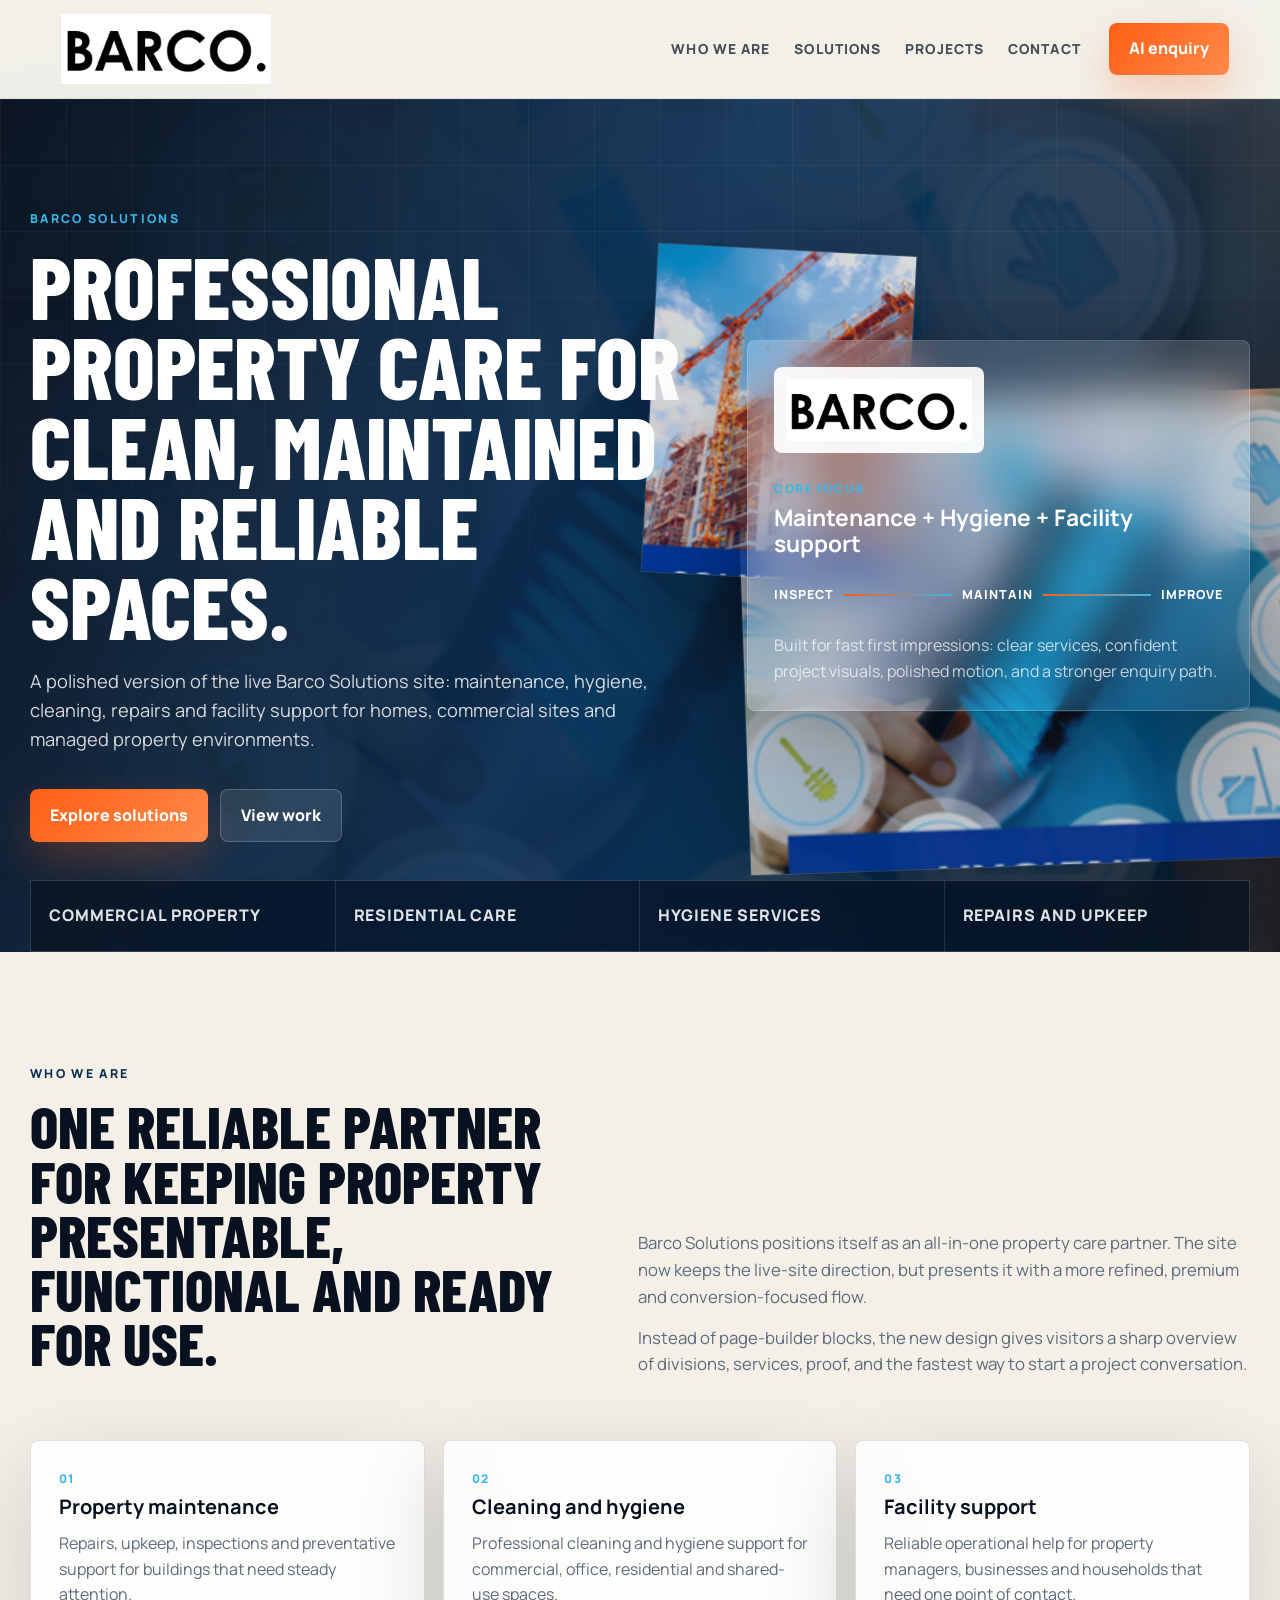
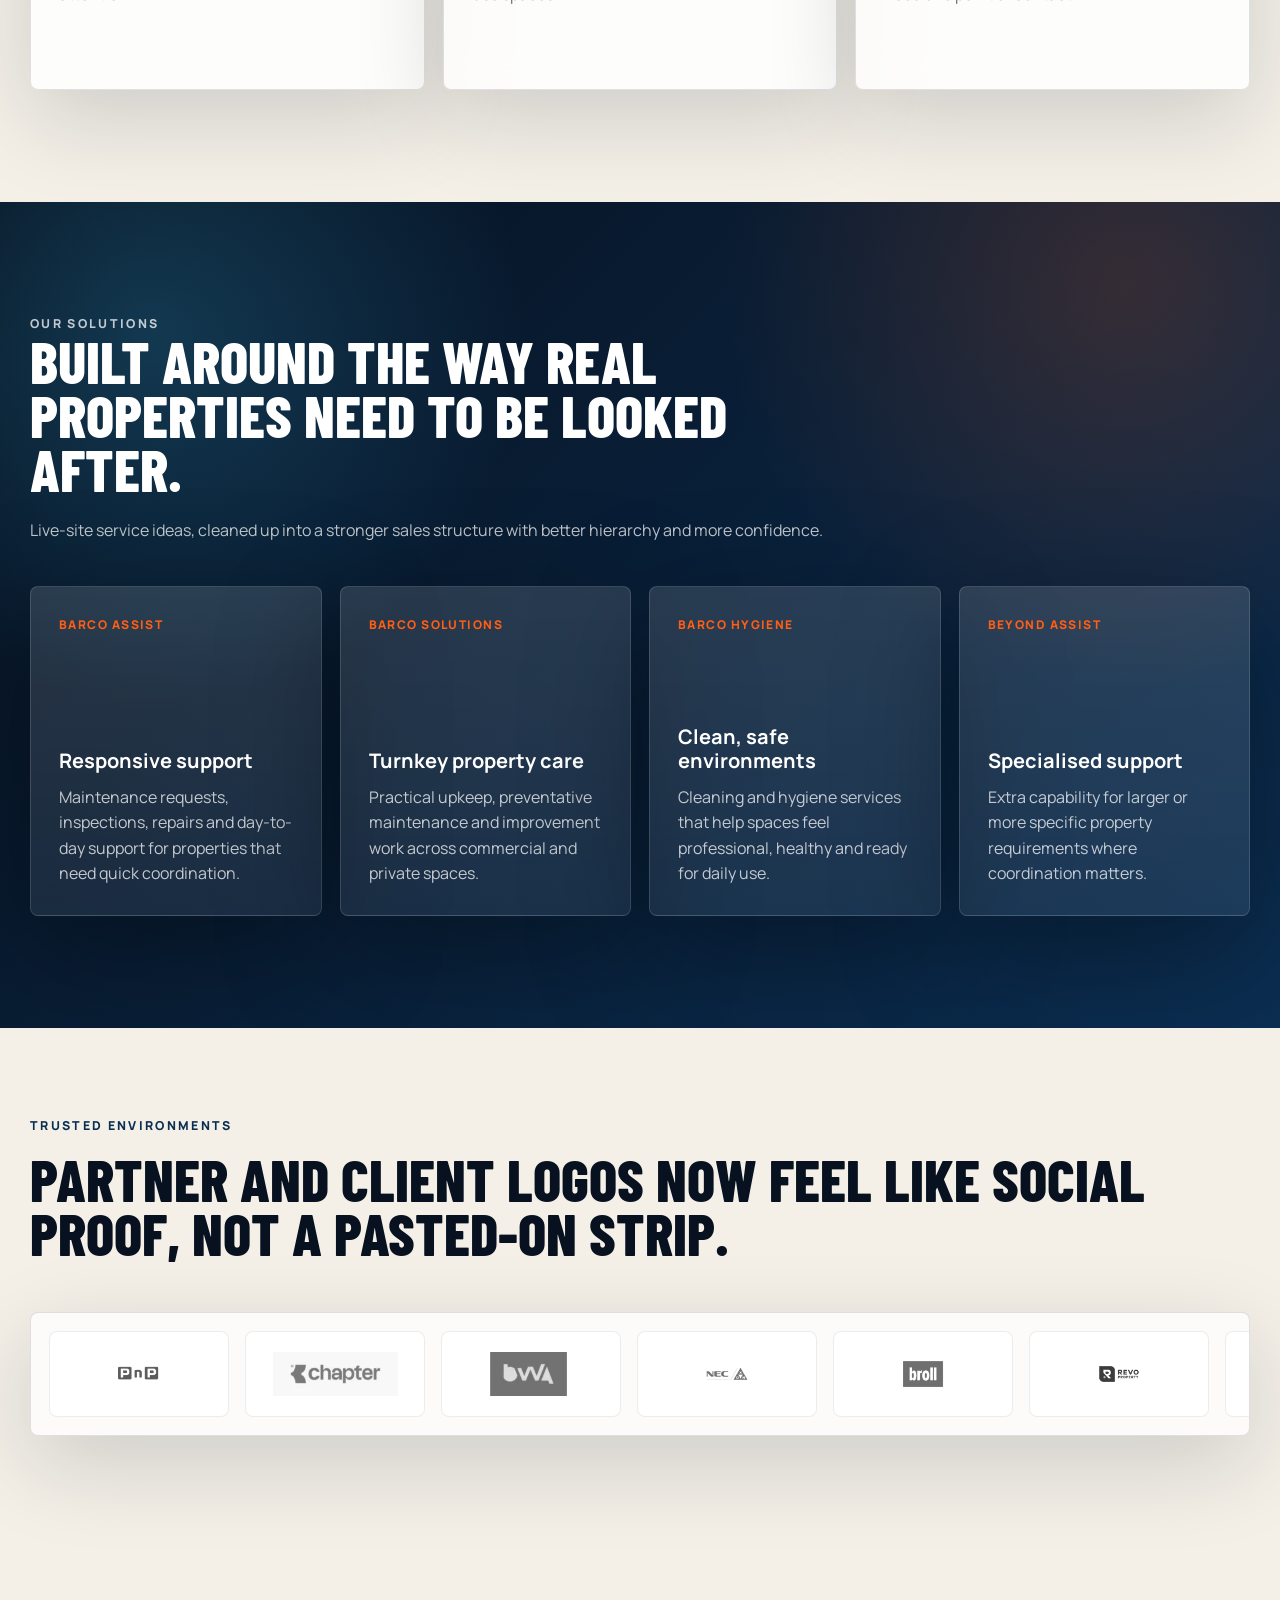
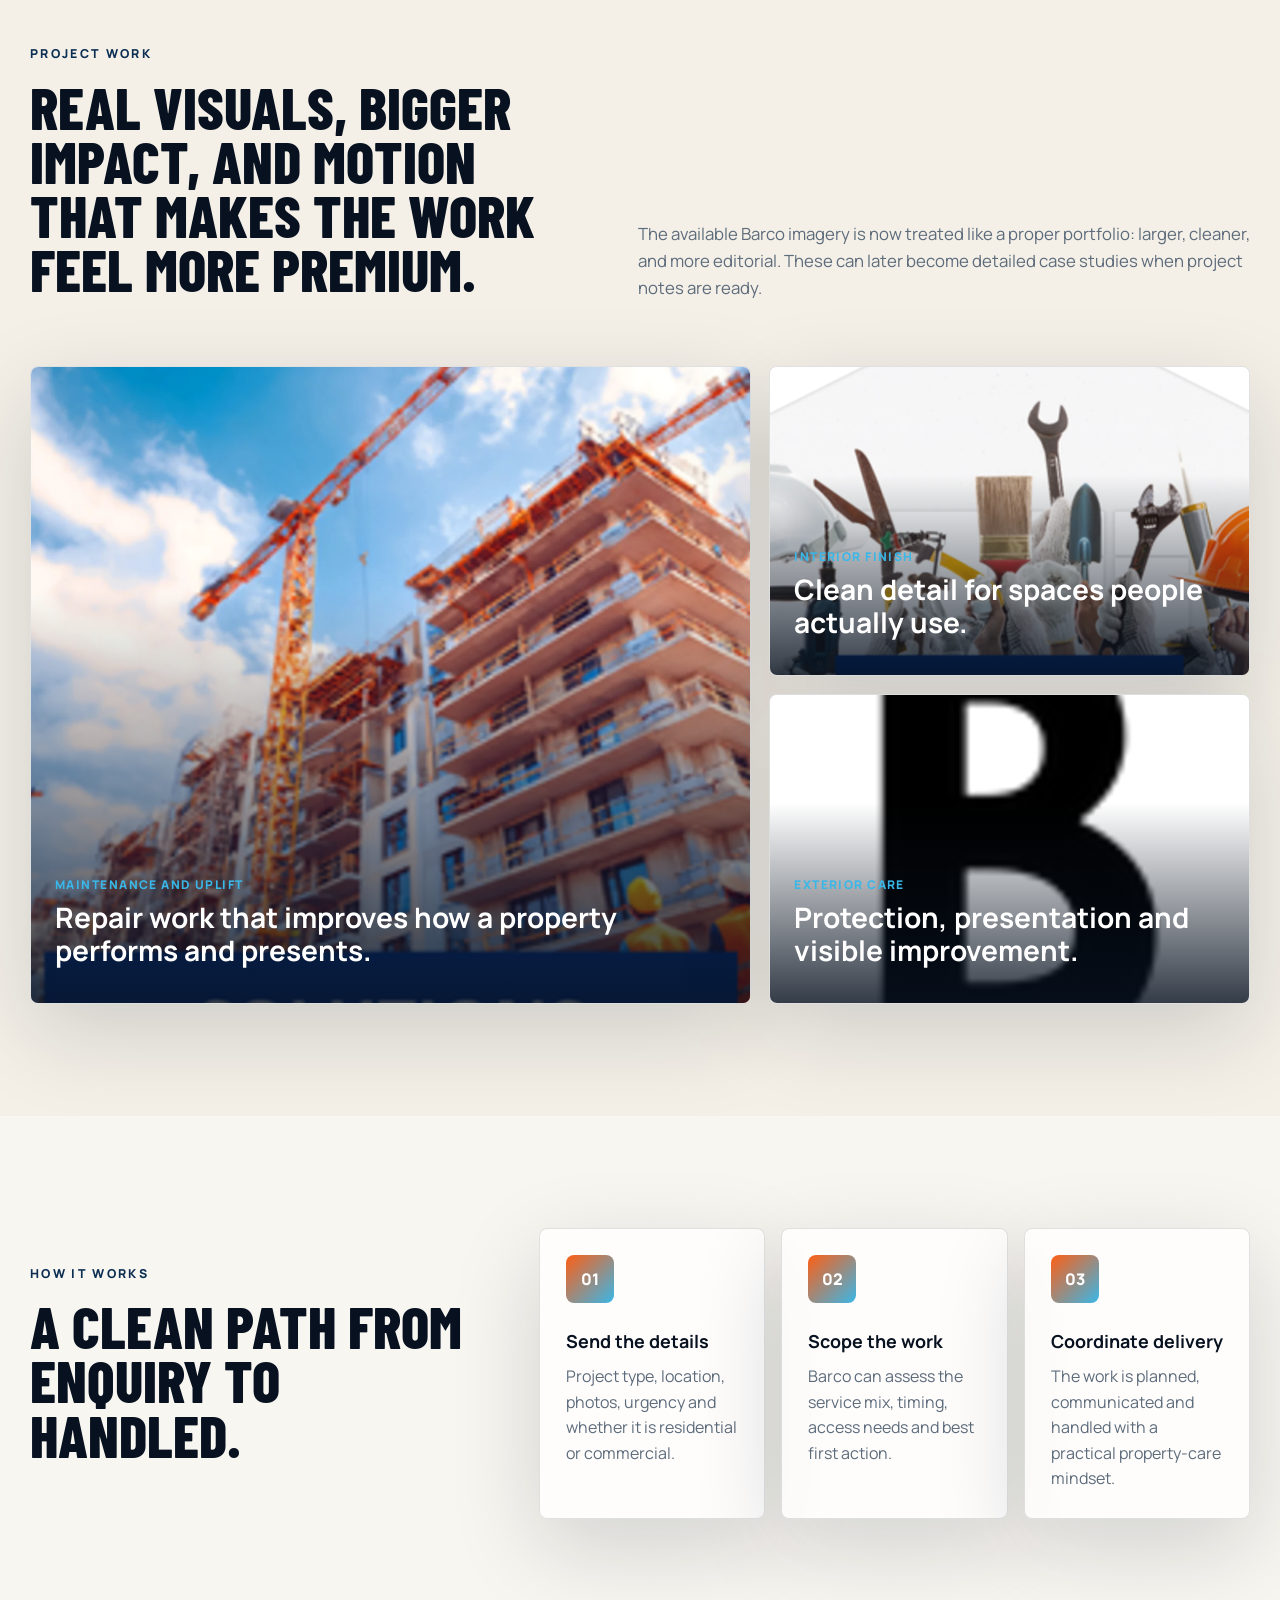
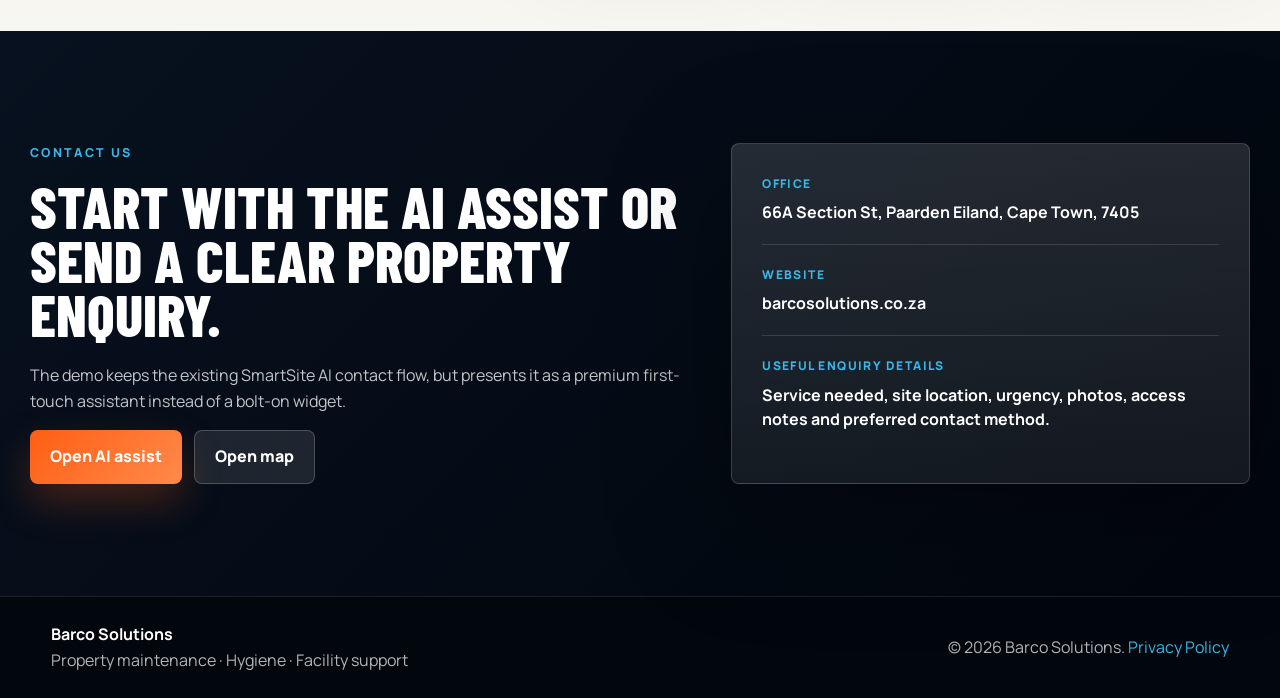
<file: index.html>
<!DOCTYPE html>
<html lang="en">
<head>
  <meta charset="UTF-8">
  <meta name="viewport" content="width=device-width, initial-scale=1.0">
  <title>Barco Solutions | Property maintenance, hygiene and facility support</title>
  <meta name="description" content="Barco Solutions delivers professional property maintenance, hygiene, cleaning, repairs and facility support for commercial, residential and managed property environments.">
  <meta name="theme-color" content="#07111f">
  <link rel="preconnect" href="https://fonts.googleapis.com">
  <link rel="preconnect" href="https://fonts.gstatic.com" crossorigin>
  <link href="https://fonts.googleapis.com/css2?family=Barlow+Condensed:wght@600;700;800&family=Manrope:wght@400;500;600;700;800&display=swap" rel="stylesheet">
  <link rel="stylesheet" href="styles.css">
</head>
<body>
  <div class="background-template" aria-hidden="true">
    <span class="mesh mesh-one"></span>
    <span class="mesh mesh-two"></span>
    <span class="mesh mesh-three"></span>
    <span class="blueprint-grid"></span>
  </div>

  <header class="site-head" data-elevate>
    <a class="brand" href="#top" aria-label="Barco Solutions home">
      <img src="assets/project-images/barco-logo-local.webp" alt="Barco Solutions">
    </a>
    <nav class="main-nav" aria-label="Primary navigation">
      <a href="#who">Who we are</a>
      <a href="#solutions">Solutions</a>
      <a href="#projects">Projects</a>
      <a href="#contact">Contact</a>
    </nav>
    <a class="nav-cta" href="javascript:void(0)" onclick="window.openSmartSiteBot && window.openSmartSiteBot()">AI enquiry</a>
  </header>

  <main id="top">
    <section class="hero" aria-labelledby="hero-title">
      <div class="hero-image-stack" aria-hidden="true">
        <figure class="hero-photo hero-photo-main">
          <img src="assets/project-images/live-commercial-outcome-polished.webp" alt="">
        </figure>
        <figure class="hero-photo hero-photo-float">
          <img src="assets/project-images/live-renovation-work-polished.webp" alt="">
        </figure>
      </div>

      <div class="hero-inner">
        <div class="hero-copy reveal">
          <p class="eyebrow">Barco Solutions</p>
          <h1 id="hero-title">Professional property care for clean, maintained and reliable spaces.</h1>
          <p class="lead">A polished version of the live Barco Solutions site: maintenance, hygiene, cleaning, repairs and facility support for homes, commercial sites and managed property environments.</p>
          <div class="hero-actions">
            <a class="btn primary" href="#solutions">Explore solutions</a>
            <a class="btn secondary" href="#projects">View work</a>
          </div>
        </div>

        <aside class="hero-panel reveal delay-1" aria-label="Barco service summary">
          <div class="panel-logo">
            <img src="assets/project-images/barco-logo-local.webp" alt="Barco Solutions">
          </div>
          <div class="panel-stat">
            <span>Core focus</span>
            <strong>Maintenance + Hygiene + Facility support</strong>
          </div>
          <div class="panel-flow">
            <span>Inspect</span>
            <i></i>
            <span>Maintain</span>
            <i></i>
            <span>Improve</span>
          </div>
          <p>Built for fast first impressions: clear services, confident project visuals, polished motion, and a stronger enquiry path.</p>
        </aside>
      </div>

      <div class="hero-strip reveal delay-2" aria-label="Key service areas">
        <span>Commercial property</span>
        <span>Residential care</span>
        <span>Hygiene services</span>
        <span>Repairs and upkeep</span>
      </div>
    </section>

    <section id="who" class="section section-intro">
      <div class="section-shell split">
        <div class="reveal">
          <p class="eyebrow dark">Who we are</p>
          <h2>One reliable partner for keeping property presentable, functional and ready for use.</h2>
        </div>
        <div class="intro-copy reveal delay-1">
          <p>Barco Solutions positions itself as an all-in-one property care partner. The site now keeps the live-site direction, but presents it with a more refined, premium and conversion-focused flow.</p>
          <p>Instead of page-builder blocks, the new design gives visitors a sharp overview of divisions, services, proof, and the fastest way to start a project conversation.</p>
        </div>
      </div>

      <div class="section-shell proof-grid">
        <article class="proof-card reveal">
          <span>01</span>
          <h3>Property maintenance</h3>
          <p>Repairs, upkeep, inspections and preventative support for buildings that need steady attention.</p>
        </article>
        <article class="proof-card reveal delay-1">
          <span>02</span>
          <h3>Cleaning and hygiene</h3>
          <p>Professional cleaning and hygiene support for commercial, office, residential and shared-use spaces.</p>
        </article>
        <article class="proof-card reveal delay-2">
          <span>03</span>
          <h3>Facility support</h3>
          <p>Reliable operational help for property managers, businesses and households that need one point of contact.</p>
        </article>
      </div>
    </section>

    <section id="solutions" class="section dark-band">
      <div class="section-shell">
        <div class="section-heading reveal">
          <p class="eyebrow">Our solutions</p>
          <h2>Built around the way real properties need to be looked after.</h2>
          <p>Live-site service ideas, cleaned up into a stronger sales structure with better hierarchy and more confidence.</p>
        </div>

        <div class="solutions-grid">
          <article class="solution-card reveal">
            <small>Barco Assist</small>
            <h3>Responsive support</h3>
            <p>Maintenance requests, inspections, repairs and day-to-day support for properties that need quick coordination.</p>
          </article>
          <article class="solution-card reveal delay-1">
            <small>Barco Solutions</small>
            <h3>Turnkey property care</h3>
            <p>Practical upkeep, preventative maintenance and improvement work across commercial and private spaces.</p>
          </article>
          <article class="solution-card reveal delay-2">
            <small>Barco Hygiene</small>
            <h3>Clean, safe environments</h3>
            <p>Cleaning and hygiene services that help spaces feel professional, healthy and ready for daily use.</p>
          </article>
          <article class="solution-card reveal">
            <small>Beyond Assist</small>
            <h3>Specialised support</h3>
            <p>Extra capability for larger or more specific property requirements where coordination matters.</p>
          </article>
        </div>
      </div>
    </section>

    <section class="section clients-band">
      <div class="section-shell clients-layout">
        <div class="reveal">
          <p class="eyebrow dark">Trusted environments</p>
          <h2>Partner and client logos now feel like social proof, not a pasted-on strip.</h2>
        </div>
        <div class="logo-marquee reveal delay-1" aria-label="Client logo showcase">
          <div class="logo-track">
            <div class="logo-item"><img src="assets/client-logos/logo-01.webp" alt="Client logo"></div>
            <div class="logo-item"><img src="assets/client-logos/logo-02.webp" alt="Client logo"></div>
            <div class="logo-item"><img src="assets/client-logos/logo-03.webp" alt="Client logo"></div>
            <div class="logo-item"><img src="assets/client-logos/logo-04.webp" alt="Client logo"></div>
            <div class="logo-item"><img src="assets/client-logos/logo-05.webp" alt="Client logo"></div>
            <div class="logo-item"><img src="assets/client-logos/logo-06.webp" alt="Client logo"></div>
            <div class="logo-item"><img src="assets/client-logos/logo-07.webp" alt="Client logo"></div>
            <div class="logo-item"><img src="assets/client-logos/logo-08.webp" alt="Client logo"></div>
            <div class="logo-item"><img src="assets/client-logos/logo-09.webp" alt="Client logo"></div>
            <div class="logo-item"><img src="assets/client-logos/logo-10.webp" alt="Client logo"></div>
            <div class="logo-item"><img src="assets/client-logos/logo-11.webp" alt="Client logo"></div>
            <div class="logo-item"><img src="assets/client-logos/logo-12.webp" alt="Client logo"></div>
            <div class="logo-item"><img src="assets/client-logos/logo-13.webp" alt="Client logo"></div>
            <div class="logo-item"><img src="assets/client-logos/logo-01.webp" alt="Client logo"></div>
            <div class="logo-item"><img src="assets/client-logos/logo-02.webp" alt="Client logo"></div>
            <div class="logo-item"><img src="assets/client-logos/logo-03.webp" alt="Client logo"></div>
            <div class="logo-item"><img src="assets/client-logos/logo-04.webp" alt="Client logo"></div>
            <div class="logo-item"><img src="assets/client-logos/logo-05.webp" alt="Client logo"></div>
            <div class="logo-item"><img src="assets/client-logos/logo-06.webp" alt="Client logo"></div>
            <div class="logo-item"><img src="assets/client-logos/logo-07.webp" alt="Client logo"></div>
            <div class="logo-item"><img src="assets/client-logos/logo-08.webp" alt="Client logo"></div>
            <div class="logo-item"><img src="assets/client-logos/logo-09.webp" alt="Client logo"></div>
            <div class="logo-item"><img src="assets/client-logos/logo-10.webp" alt="Client logo"></div>
            <div class="logo-item"><img src="assets/client-logos/logo-11.webp" alt="Client logo"></div>
            <div class="logo-item"><img src="assets/client-logos/logo-12.webp" alt="Client logo"></div>
            <div class="logo-item"><img src="assets/client-logos/logo-13.webp" alt="Client logo"></div>
          </div>
        </div>
      </div>
    </section>

    <section id="projects" class="section project-section">
      <div class="section-shell split">
        <div class="reveal">
          <p class="eyebrow dark">Project work</p>
          <h2>Real visuals, bigger impact, and motion that makes the work feel more premium.</h2>
        </div>
        <p class="intro-copy reveal delay-1">The available Barco imagery is now treated like a proper portfolio: larger, cleaner, and more editorial. These can later become detailed case studies when project notes are ready.</p>
      </div>

      <div class="section-shell feature-gallery">
        <article class="feature-card large reveal">
          <img src="assets/project-images/live-renovation-work-polished.webp" alt="Renovation and property improvement work">
          <div>
            <span>Maintenance and uplift</span>
            <h3>Repair work that improves how a property performs and presents.</h3>
          </div>
        </article>
        <article class="feature-card reveal delay-1">
          <img src="assets/project-images/live-interior-finish-polished.webp" alt="Interior finish work">
          <div>
            <span>Interior finish</span>
            <h3>Clean detail for spaces people actually use.</h3>
          </div>
        </article>
        <article class="feature-card reveal delay-2">
          <img src="assets/project-images/live-exterior-uplift-polished.webp" alt="Exterior property uplift">
          <div>
            <span>Exterior care</span>
            <h3>Protection, presentation and visible improvement.</h3>
          </div>
        </article>
      </div>
    </section>

    <section class="section process-section">
      <div class="section-shell process-layout">
        <div class="reveal">
          <p class="eyebrow dark">How it works</p>
          <h2>A clean path from enquiry to handled.</h2>
        </div>
        <div class="process-steps">
          <article class="step reveal"><span>01</span><strong>Send the details</strong><p>Project type, location, photos, urgency and whether it is residential or commercial.</p></article>
          <article class="step reveal delay-1"><span>02</span><strong>Scope the work</strong><p>Barco can assess the service mix, timing, access needs and best first action.</p></article>
          <article class="step reveal delay-2"><span>03</span><strong>Coordinate delivery</strong><p>The work is planned, communicated and handled with a practical property-care mindset.</p></article>
        </div>
      </div>
    </section>

    <section id="contact" class="section contact-section">
      <div class="section-shell contact-layout">
        <div class="contact-copy reveal">
          <p class="eyebrow">Contact us</p>
          <h2>Start with the AI assist or send a clear property enquiry.</h2>
          <p>The demo keeps the existing SmartSite AI contact flow, but presents it as a premium first-touch assistant instead of a bolt-on widget.</p>
          <div class="hero-actions">
            <a class="btn primary" href="javascript:void(0)" onclick="window.openSmartSiteBot && window.openSmartSiteBot()">Open AI assist</a>
            <a class="btn secondary" href="https://maps.google.com/?q=66A+Section+St,+Paarden+Eiland,+Cape+Town,+7405" target="_blank" rel="noreferrer">Open map</a>
          </div>
        </div>

        <div class="contact-card reveal delay-1">
          <div class="contact-line">
            <span>Office</span>
            <strong>66A Section St, Paarden Eiland, Cape Town, 7405</strong>
          </div>
          <div class="contact-line">
            <span>Website</span>
            <strong>barcosolutions.co.za</strong>
          </div>
          <div class="contact-line">
            <span>Useful enquiry details</span>
            <strong>Service needed, site location, urgency, photos, access notes and preferred contact method.</strong>
          </div>
        </div>
      </div>
    </section>
  </main>

  <footer class="site-footer">
    <div>
      <strong>Barco Solutions</strong>
      <span>Property maintenance &middot; Hygiene &middot; Facility support</span>
    </div>
    <p>&copy; 2026 Barco Solutions. <a href="privacy.html">Privacy Policy</a></p>
  </footer>

  <script src="bot-config.js"></script>
  <script>
    window.SmartSiteBotConfig = Object.assign({}, window.SmartSiteBotConfig || {}, {
      subtitle: 'Maintenance, hygiene and facility enquiries',
      botSubtitle: 'Property care site assistant',
      genericMessage: 'Hi Barco Solutions, I need help with a property maintenance, hygiene or facility support enquiry.',
      quickReplies: [
        'I need a quote',
        'Maintenance services',
        'Cleaning and hygiene',
        'Commercial property',
        'Residential property',
        'Contact the team'
      ],
      sitePages: [
        { label: 'Who we are', href: 'index.html#who' },
        { label: 'Solutions', href: 'index.html#solutions' },
        { label: 'Projects', href: 'index.html#projects' },
        { label: 'Contact', href: 'index.html#contact' }
      ]
    });
  </script>
  <script src="bot-widget.js"></script>
  <script src="site.js"></script>
</body>
</html>
</file>
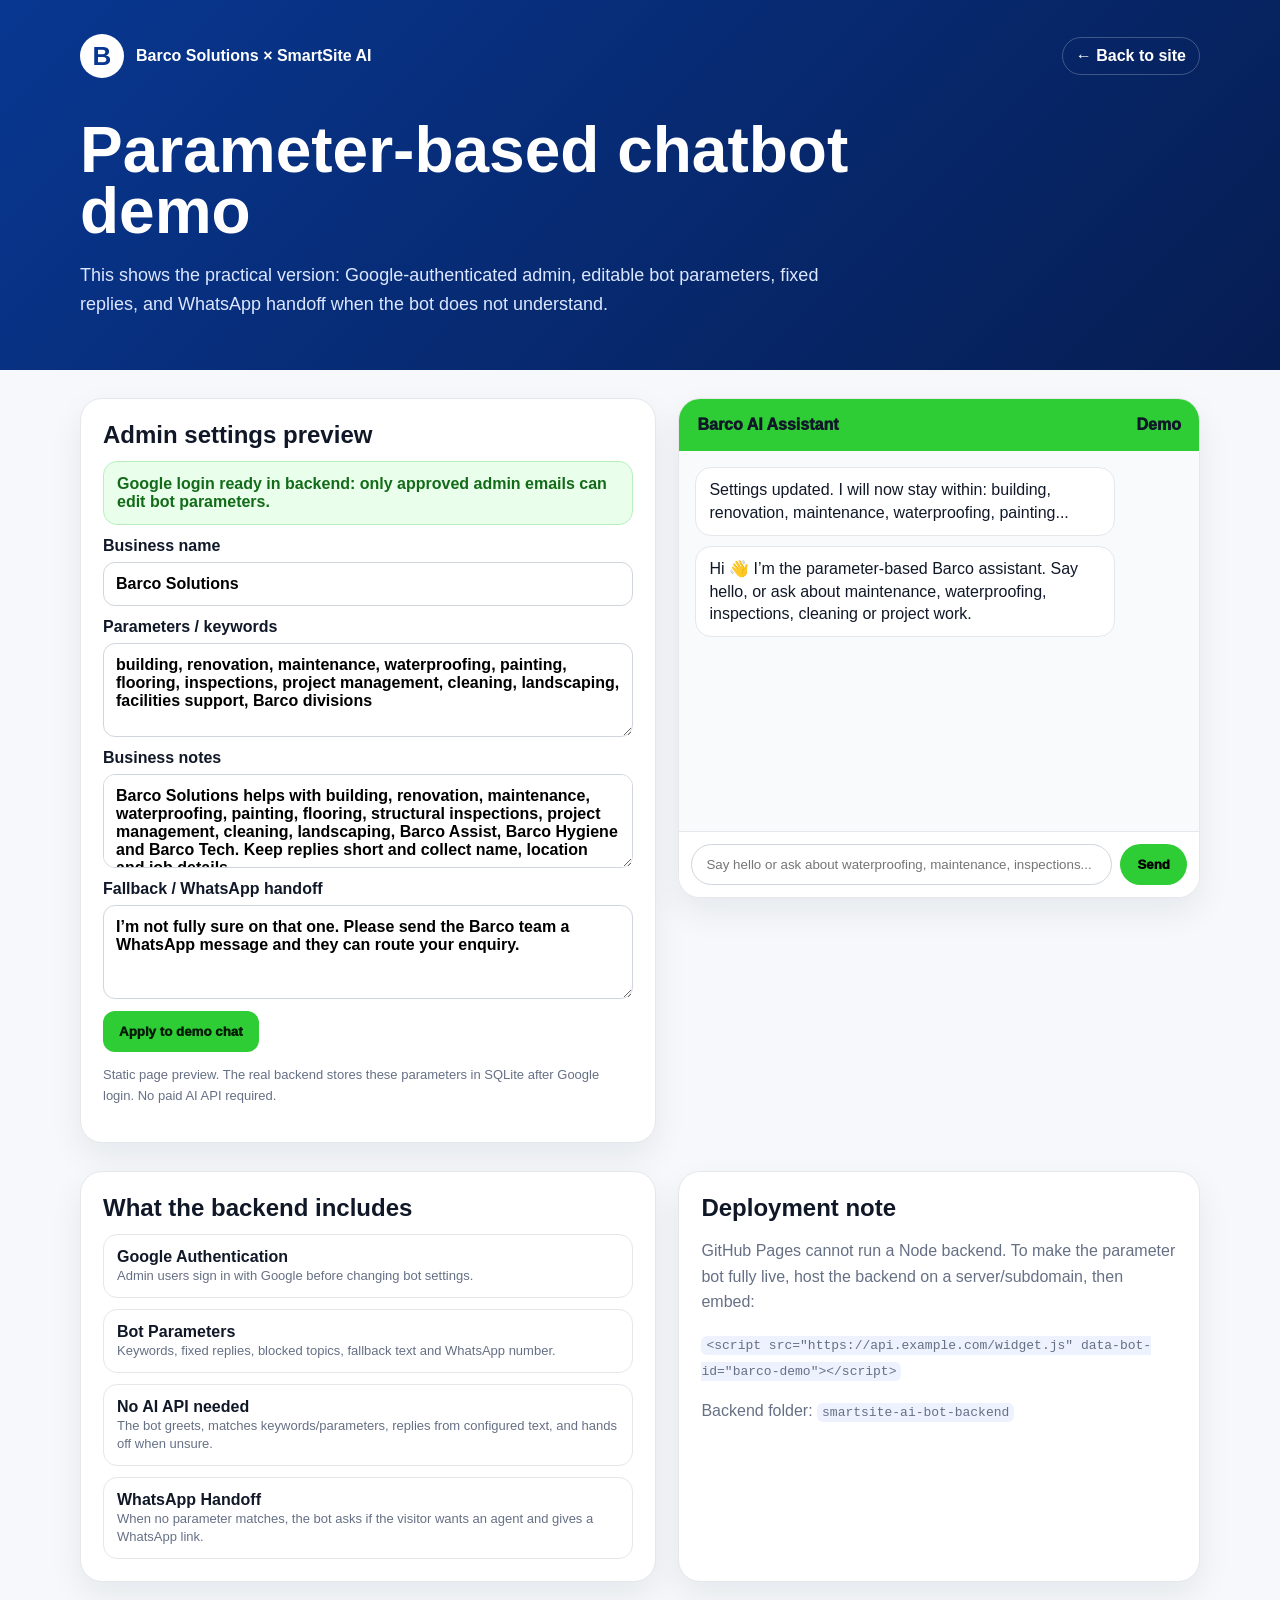
<file: backend-ai.html>
<!doctype html>
<html lang="en">
<head>
  <meta charset="utf-8" />
  <meta name="viewport" content="width=device-width, initial-scale=1" />
  <title>Barco AI Backend Demo | SmartSite SA</title>
  <style>
    :root{--green:#2ecc35;--blue:#083791;--dark:#101828;--muted:#667085;--line:#e5e7eb;--bg:#f6f8fb}*{box-sizing:border-box}body{margin:0;font-family:Inter,Arial,sans-serif;background:var(--bg);color:var(--dark)}header{background:linear-gradient(135deg,var(--blue),#061d52);color:#fff;padding:34px 20px}.wrap{max-width:1120px;margin:0 auto}.top{display:flex;justify-content:space-between;gap:18px;align-items:center}.brand{display:flex;gap:12px;align-items:center;font-weight:900}.logo{width:44px;height:44px;border-radius:50%;background:#fff;color:var(--blue);display:grid;place-items:center;font-size:26px}.pill{border:1px solid #ffffff3a;border-radius:999px;padding:9px 13px;color:#fff;text-decoration:none;font-weight:800}h1{font-size:clamp(34px,5vw,64px);line-height:.96;margin:42px 0 12px;max-width:860px}p{color:var(--muted);line-height:1.6}.hero p{color:#dce7ff;max-width:760px;font-size:18px}.grid{display:grid;grid-template-columns:1.05fr .95fr;gap:22px;margin:28px auto}.card{background:#fff;border:1px solid var(--line);border-radius:22px;padding:22px;box-shadow:0 14px 34px #10182812}.card h2{margin:0 0 12px}.status{display:flex;gap:10px;align-items:center;background:#fff8df;border:1px solid #ecd878;border-radius:14px;padding:13px;color:#5c4b00;font-weight:700}.ok{background:#eaffeb;border-color:#b9efbd;color:#126b18}.admin label{display:grid;gap:7px;font-weight:900;margin:12px 0}.admin input,.admin textarea{width:100%;border:1px solid #d0d5dd;border-radius:12px;padding:12px;font:inherit}.admin textarea{min-height:94px}.btn{border:0;border-radius:12px;background:var(--green);color:#041b06;font-weight:950;padding:13px 16px;cursor:pointer;text-decoration:none;display:inline-block}.btn.blue{background:var(--blue);color:#fff}.chat{height:500px;display:flex;flex-direction:column;overflow:hidden;padding:0}.chatHead{background:var(--green);padding:17px 18px;font-weight:950;display:flex;justify-content:space-between}.chatBody{padding:16px;display:grid;gap:10px;overflow:auto;align-content:start;flex:1;background:#f8fafc}.msg{max-width:86%;padding:11px 13px;border-radius:16px;background:#fff;border:1px solid var(--line);line-height:1.4}.msg.user{justify-self:end;background:var(--blue);color:#fff}.chatInput{display:flex;gap:8px;border-top:1px solid var(--line);padding:12px;background:#fff}.chatInput input{flex:1;border:1px solid #d0d5dd;border-radius:999px;padding:12px 14px}.chatInput button{border:0;border-radius:999px;background:var(--green);font-weight:950;padding:0 17px}.chips{display:flex;flex-wrap:wrap;gap:8px}.chips button{border:1px solid #d0d5dd;background:#fff;border-radius:999px;padding:9px 11px;font-weight:800}.list{display:grid;gap:11px}.list div{padding:13px;border:1px solid var(--line);border-radius:14px;background:#fff}.small{font-size:13px;color:var(--muted)}code{background:#eef2ff;padding:2px 5px;border-radius:6px}@media(max-width:850px){.grid{grid-template-columns:1fr}.top{align-items:flex-start;flex-direction:column}.chat{height:460px}}
  </style>
</head>
<body>
  <header>
    <div class="wrap hero">
      <div class="top"><div class="brand"><div class="logo">B</div><span>Barco Solutions × SmartSite AI</span></div><a class="pill" href="./">← Back to site</a></div>
      <h1>Parameter-based chatbot demo</h1>
      <p>This shows the practical version: Google-authenticated admin, editable bot parameters, fixed replies, and WhatsApp handoff when the bot does not understand.</p>
    </div>
  </header>

  <main class="wrap">
    <div class="grid">
      <section class="card admin">
        <h2>Admin settings preview</h2>
        <div class="status ok">Google login ready in backend: only approved admin emails can edit bot parameters.</div>
        <label>Business name <input id="business" value="Barco Solutions"></label>
        <label>Parameters / keywords <textarea id="topics">building, renovation, maintenance, waterproofing, painting, flooring, inspections, project management, cleaning, landscaping, facilities support, Barco divisions</textarea></label>
        <label>Business notes <textarea id="knowledge">Barco Solutions helps with building, renovation, maintenance, waterproofing, painting, flooring, structural inspections, project management, cleaning, landscaping, Barco Assist, Barco Hygiene and Barco Tech. Keep replies short and collect name, location and job details.</textarea></label>
        <label>Fallback / WhatsApp handoff <textarea id="fallback">I’m not fully sure on that one. Please send the Barco team a WhatsApp message and they can route your enquiry.</textarea></label>
        <button class="btn" id="save">Apply to demo chat</button>
        <p class="small">Static page preview. The real backend stores these parameters in SQLite after Google login. No paid AI API required.</p>
      </section>

      <section class="card chat">
        <div class="chatHead"><span>Barco AI Assistant</span><span>Demo</span></div>
        <div class="chatBody" id="chatBody"></div>
        <div class="chatInput"><input id="chatInput" placeholder="Say hello or ask about waterproofing, maintenance, inspections..."><button id="send">Send</button></div>
      </section>
    </div>

    <div class="grid">
      <section class="card">
        <h2>What the backend includes</h2>
        <div class="list">
          <div><b>Google Authentication</b><br><span class="small">Admin users sign in with Google before changing bot settings.</span></div>
          <div><b>Bot Parameters</b><br><span class="small">Keywords, fixed replies, blocked topics, fallback text and WhatsApp number.</span></div>
          <div><b>No AI API needed</b><br><span class="small">The bot greets, matches keywords/parameters, replies from configured text, and hands off when unsure.</span></div>
          <div><b>WhatsApp Handoff</b><br><span class="small">When no parameter matches, the bot asks if the visitor wants an agent and gives a WhatsApp link.</span></div>
        </div>
      </section>
      <section class="card">
        <h2>Deployment note</h2>
        <p>GitHub Pages cannot run a Node backend. To make the parameter bot fully live, host the backend on a server/subdomain, then embed:</p>
        <p><code>&lt;script src="https://api.example.com/widget.js" data-bot-id="barco-demo"&gt;&lt;/script&gt;</code></p>
        <p>Backend folder: <code>smartsite-ai-bot-backend</code></p>
      </section>
    </div>
  </main>

  <script>
    const body=document.getElementById('chatBody'), input=document.getElementById('chatInput');
    const settings={business:'Barco Solutions',topics:'',knowledge:'',fallback:''};
    function esc(v){return String(v).replace(/[&<>]/g,m=>({'&':'&amp;','<':'&lt;','>':'&gt;'}[m]))}
    function add(type,text){body.insertAdjacentHTML('beforeend',`<div class="msg ${type}">${esc(text)}</div>`);body.scrollTop=body.scrollHeight}
    function apply(){settings.business=business.value;settings.topics=topics.value.toLowerCase();settings.knowledge=knowledge.value;settings.fallback=fallback.value;add('',`Settings updated. I will now stay within: ${topics.value.split(',').slice(0,5).join(', ')}...`)}
    function reply(q){const t=q.toLowerCase().trim();if(/^(hi|hello|hey|good morning|good afternoon|good evening)/.test(t)){add('',`Hello 👋 How can I assist you with ${settings.business}?`);return}const allowed=settings.topics.split(',').map(x=>x.trim()).filter(Boolean);const match=allowed.find(x=>x && t.includes(x.split(' ')[0].toLowerCase()));if(!match){add('',settings.fallback + ' WhatsApp handoff: https://wa.me/?text=' + encodeURIComponent('Hi Barco Solutions, I need help with: '+q));return}add('',`Yes, we can help with ${match}. Please send your name, location and a short description so the team can follow up.`)}
    document.getElementById('save').onclick=apply;document.getElementById('send').onclick=()=>{const q=input.value.trim();if(!q)return;input.value='';add('user',q);setTimeout(()=>reply(q),350)};input.onkeydown=e=>{if(e.key==='Enter')send.click()};
    apply();add('',`Hi 👋 I’m the parameter-based Barco assistant. Say hello, or ask about maintenance, waterproofing, inspections, cleaning or project work.`)
  </script>
</body>
</html>
</file>
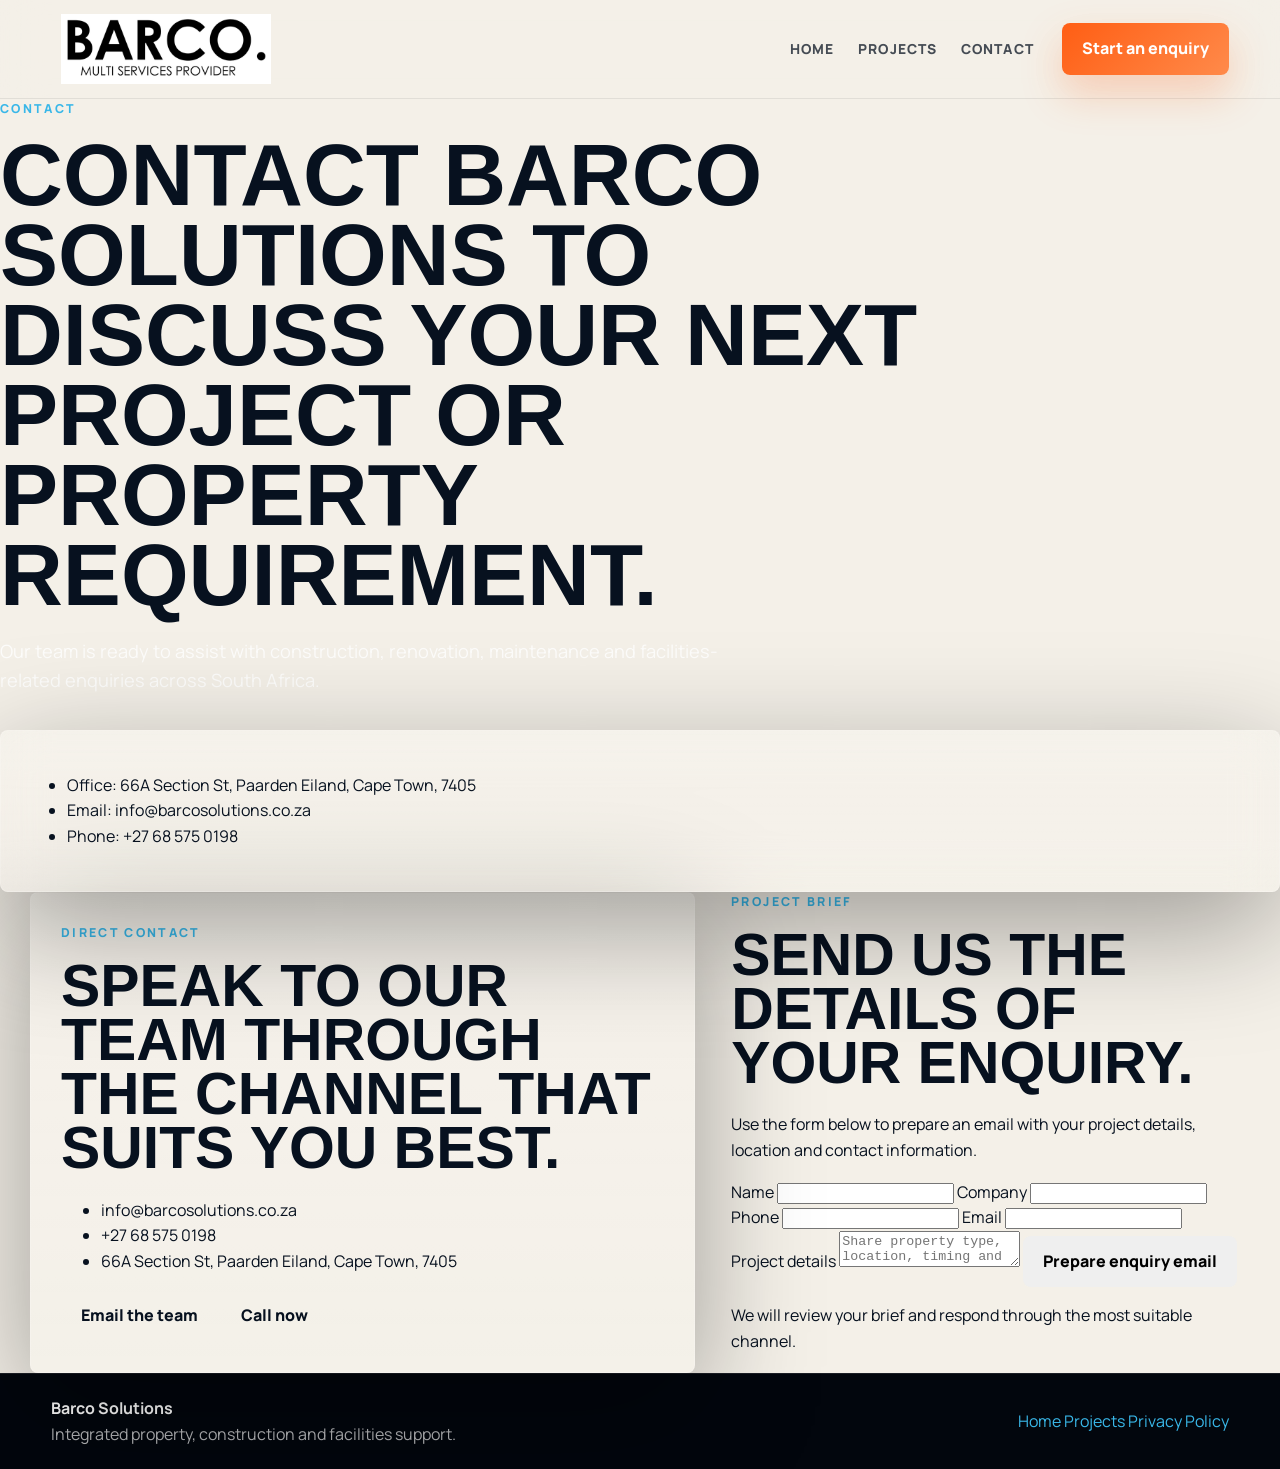
<file: contact.html>
<!DOCTYPE html>
<html lang="en">
<head>
  <meta charset="UTF-8">
  <meta name="viewport" content="width=device-width, initial-scale=1.0">
  <title>Contact | Barco Solutions</title>
  <meta name="description" content="Contact Barco Solutions for project, property and facilities-related enquiries.">
  <meta name="theme-color" content="#2a3337">
  <link rel="icon" type="image/png" href="assets/live-site/68da5935373f4e2c315653e8.png">
  <link rel="preconnect" href="https://fonts.googleapis.com">
  <link rel="preconnect" href="https://fonts.gstatic.com" crossorigin>
  <link href="https://fonts.googleapis.com/css2?family=Cormorant+Garamond:wght@500;600;700&family=Manrope:wght@400;500;600;700;800&display=swap" rel="stylesheet">
  <link rel="stylesheet" href="styles.css">
</head>
<body>
  <div class="page-noise" aria-hidden="true"></div>
  <div class="scroll-progress" aria-hidden="true"><i></i></div>

  <header class="site-head" data-elevate>
    <a class="brand" href="index.html" aria-label="Barco Solutions home">
      <img src="assets/live-site/68da3c4e373f4e697c51dfaf.png" alt="Barco Solutions">
    </a>
    <nav class="main-nav" aria-label="Primary navigation">
      <a href="index.html">Home</a>
      <a href="projects.html">Projects</a>
      <a href="contact.html" aria-current="page">Contact</a>
    </nav>
    <a class="nav-cta" href="contact.html">Start an enquiry</a>
  </header>

  <main>
    <section class="contact-hero">
      <div class="contact-hero-shell">
        <div data-reveal>
          <p class="eyebrow">Contact</p>
          <h1>Contact Barco Solutions to discuss your next project or property requirement.</h1>
          <p class="lead">Our team is ready to assist with construction, renovation, maintenance and facilities-related enquiries across South Africa.</p>
        </div>
        <div class="hero-panel" data-reveal>
          <ul>
            <li>Office: 66A Section St, Paarden Eiland, Cape Town, 7405</li>
            <li>Email: info@barcosolutions.co.za</li>
            <li>Phone: +27 68 575 0198</li>
          </ul>
        </div>
      </div>
    </section>

    <section class="section-shell contact-page">
      <div class="contact-layout">
        <div class="contact-card" data-reveal>
          <p class="eyebrow eyebrow-dark">Direct contact</p>
          <h2>Speak to our team through the channel that suits you best.</h2>
          <ul class="contact-list">
            <li><a href="mailto:info@barcosolutions.co.za">info@barcosolutions.co.za</a></li>
            <li><a href="tel:+27685750198">+27 68 575 0198</a></li>
            <li>66A Section St, Paarden Eiland, Cape Town, 7405</li>
          </ul>
          <div class="contact-actions">
            <a class="btn btn-solid" href="mailto:info@barcosolutions.co.za">Email the team</a>
            <a class="btn btn-outline" href="tel:+27685750198">Call now</a>
          </div>
        </div>

        <div class="contact-form-card" data-reveal>
          <p class="eyebrow eyebrow-dark">Project brief</p>
          <h2>Send us the details of your enquiry.</h2>
          <p>Use the form below to prepare an email with your project details, location and contact information.</p>
          <form class="contact-form" data-contact-form>
            <div class="contact-form-grid">
              <label>
                Name
                <input type="text" name="name" required>
              </label>
              <label>
                Company
                <input type="text" name="company">
              </label>
              <label>
                Phone
                <input type="tel" name="phone">
              </label>
              <label>
                Email
                <input type="email" name="email" required>
              </label>
            </div>
            <label>
              Project details
              <textarea name="message" placeholder="Share property type, location, timing and service needs." required></textarea>
            </label>
            <button class="btn btn-solid" type="submit">Prepare enquiry email</button>
          </form>
          <p class="form-note">We will review your brief and respond through the most suitable channel.</p>
        </div>
      </div>
    </section>
  </main>

  <footer class="site-footer">
    <div>
      <strong>Barco Solutions</strong>
      <span>Integrated property, construction and facilities support.</span>
    </div>
    <div class="footer-links">
      <a href="index.html">Home</a>
      <a href="projects.html">Projects</a>
      <a href="privacy.html">Privacy Policy</a>
    </div>
  </footer>

  <script src="site.js"></script>
</body>
</html>
</file>
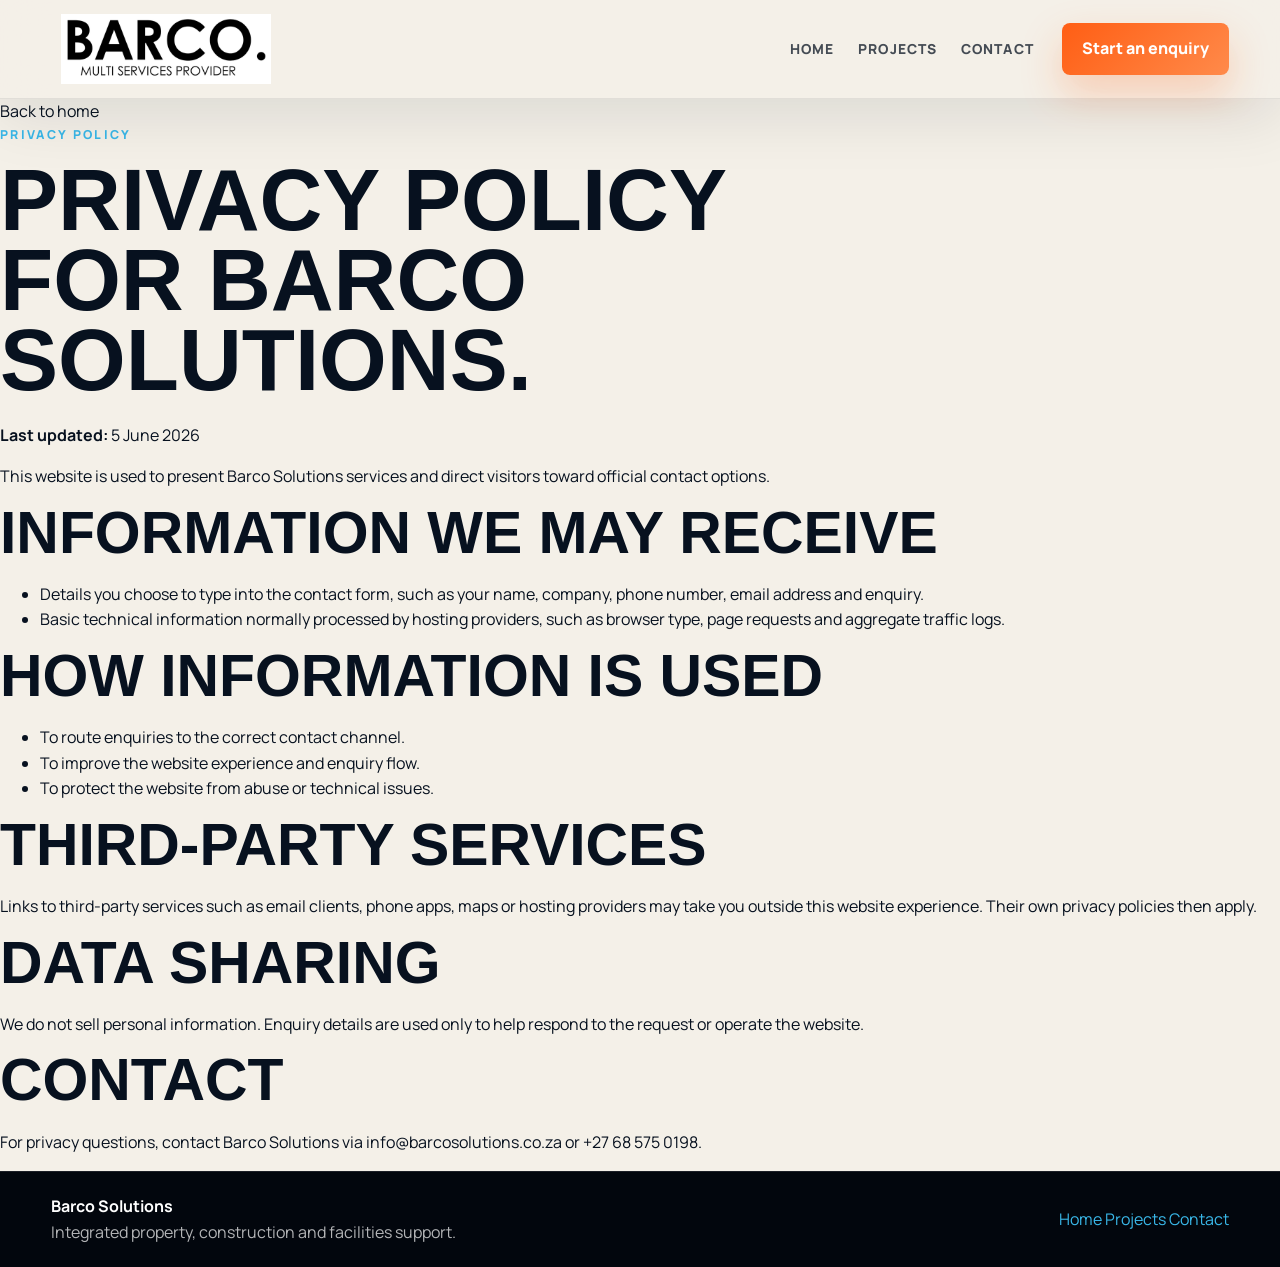
<file: privacy.html>
<!DOCTYPE html>
<html lang="en">
<head>
  <meta charset="UTF-8">
  <meta name="viewport" content="width=device-width, initial-scale=1.0">
  <title>Privacy Policy | Barco Solutions</title>
  <meta name="description" content="Privacy policy for the Barco Solutions website.">
  <meta name="robots" content="noindex, follow">
  <link rel="icon" type="image/png" href="assets/live-site/68da5935373f4e2c315653e8.png">
  <link rel="preconnect" href="https://fonts.googleapis.com">
  <link rel="preconnect" href="https://fonts.gstatic.com" crossorigin>
  <link href="https://fonts.googleapis.com/css2?family=Cormorant+Garamond:wght@500;600;700&family=Manrope:wght@400;500;600;700;800&display=swap" rel="stylesheet">
  <link rel="stylesheet" href="styles.css">
</head>
<body>
  <div class="page-noise" aria-hidden="true"></div>
  <div class="scroll-progress" aria-hidden="true"><i></i></div>

  <header class="site-head is-scrolled">
    <a class="brand" href="index.html" aria-label="Barco Solutions home">
      <img src="assets/live-site/68da3c4e373f4e697c51dfaf.png" alt="Barco Solutions">
    </a>
    <nav class="main-nav" aria-label="Primary navigation">
      <a href="index.html">Home</a>
      <a href="projects.html">Projects</a>
      <a href="contact.html">Contact</a>
    </nav>
    <a class="nav-cta" href="contact.html">Start an enquiry</a>
  </header>

  <main class="privacy-shell">
    <div class="privacy-wrap">
      <a class="text-link" href="index.html">Back to home</a>
      <article class="privacy-card">
        <p class="eyebrow eyebrow-dark">Privacy Policy</p>
        <h1>Privacy policy for Barco Solutions.</h1>
        <p><strong>Last updated:</strong> 5 June 2026</p>
        <p>This website is used to present Barco Solutions services and direct visitors toward official contact options.</p>
        <h2>Information we may receive</h2>
        <ul>
          <li>Details you choose to type into the contact form, such as your name, company, phone number, email address and enquiry.</li>
          <li>Basic technical information normally processed by hosting providers, such as browser type, page requests and aggregate traffic logs.</li>
        </ul>
        <h2>How information is used</h2>
        <ul>
          <li>To route enquiries to the correct contact channel.</li>
          <li>To improve the website experience and enquiry flow.</li>
          <li>To protect the website from abuse or technical issues.</li>
        </ul>
        <h2>Third-party services</h2>
        <p>Links to third-party services such as email clients, phone apps, maps or hosting providers may take you outside this website experience. Their own privacy policies then apply.</p>
        <h2>Data sharing</h2>
        <p>We do not sell personal information. Enquiry details are used only to help respond to the request or operate the website.</p>
        <h2>Contact</h2>
        <p>For privacy questions, contact Barco Solutions via <a href="mailto:info@barcosolutions.co.za">info@barcosolutions.co.za</a> or <a href="tel:+27685750198">+27 68 575 0198</a>.</p>
      </article>
    </div>
  </main>

  <footer class="site-footer">
    <div>
      <strong>Barco Solutions</strong>
      <span>Integrated property, construction and facilities support.</span>
    </div>
    <div class="footer-links">
      <a href="index.html">Home</a>
      <a href="projects.html">Projects</a>
      <a href="contact.html">Contact</a>
    </div>
  </footer>
</body>
</html>
</file>
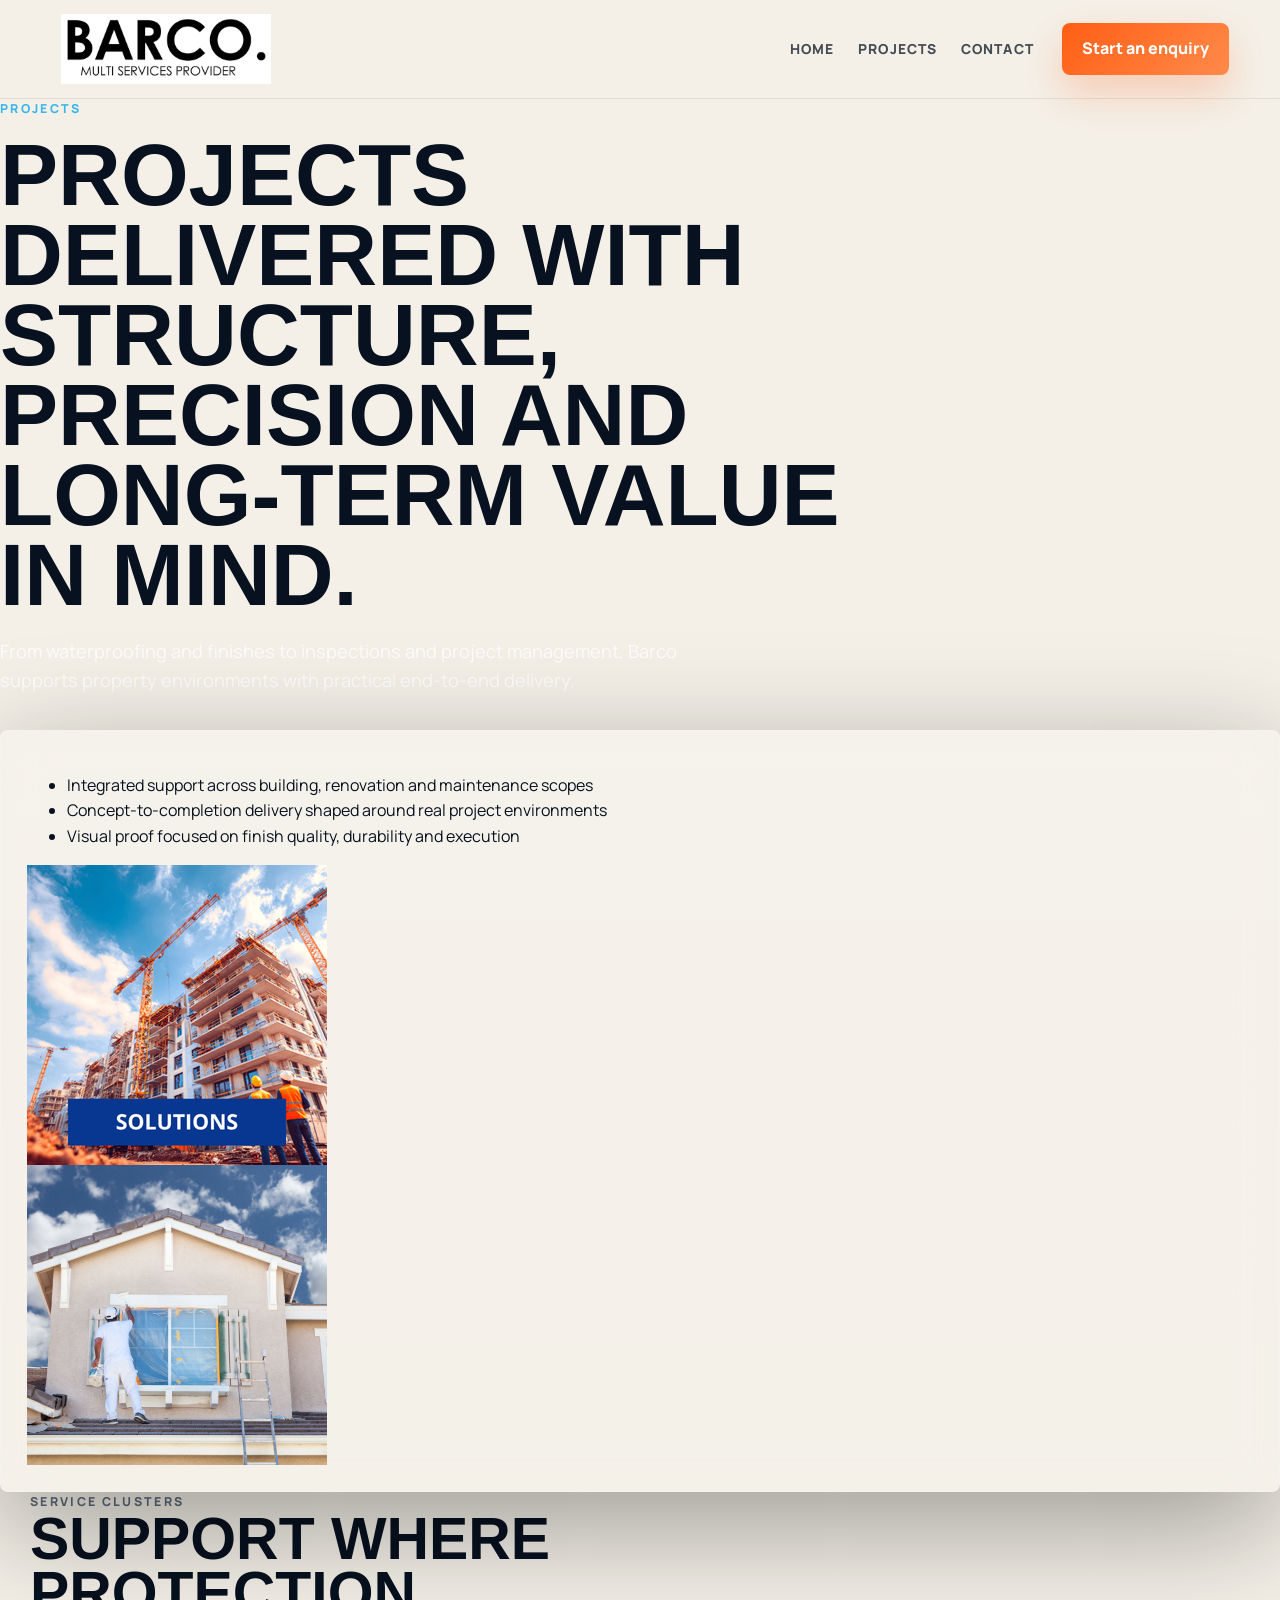
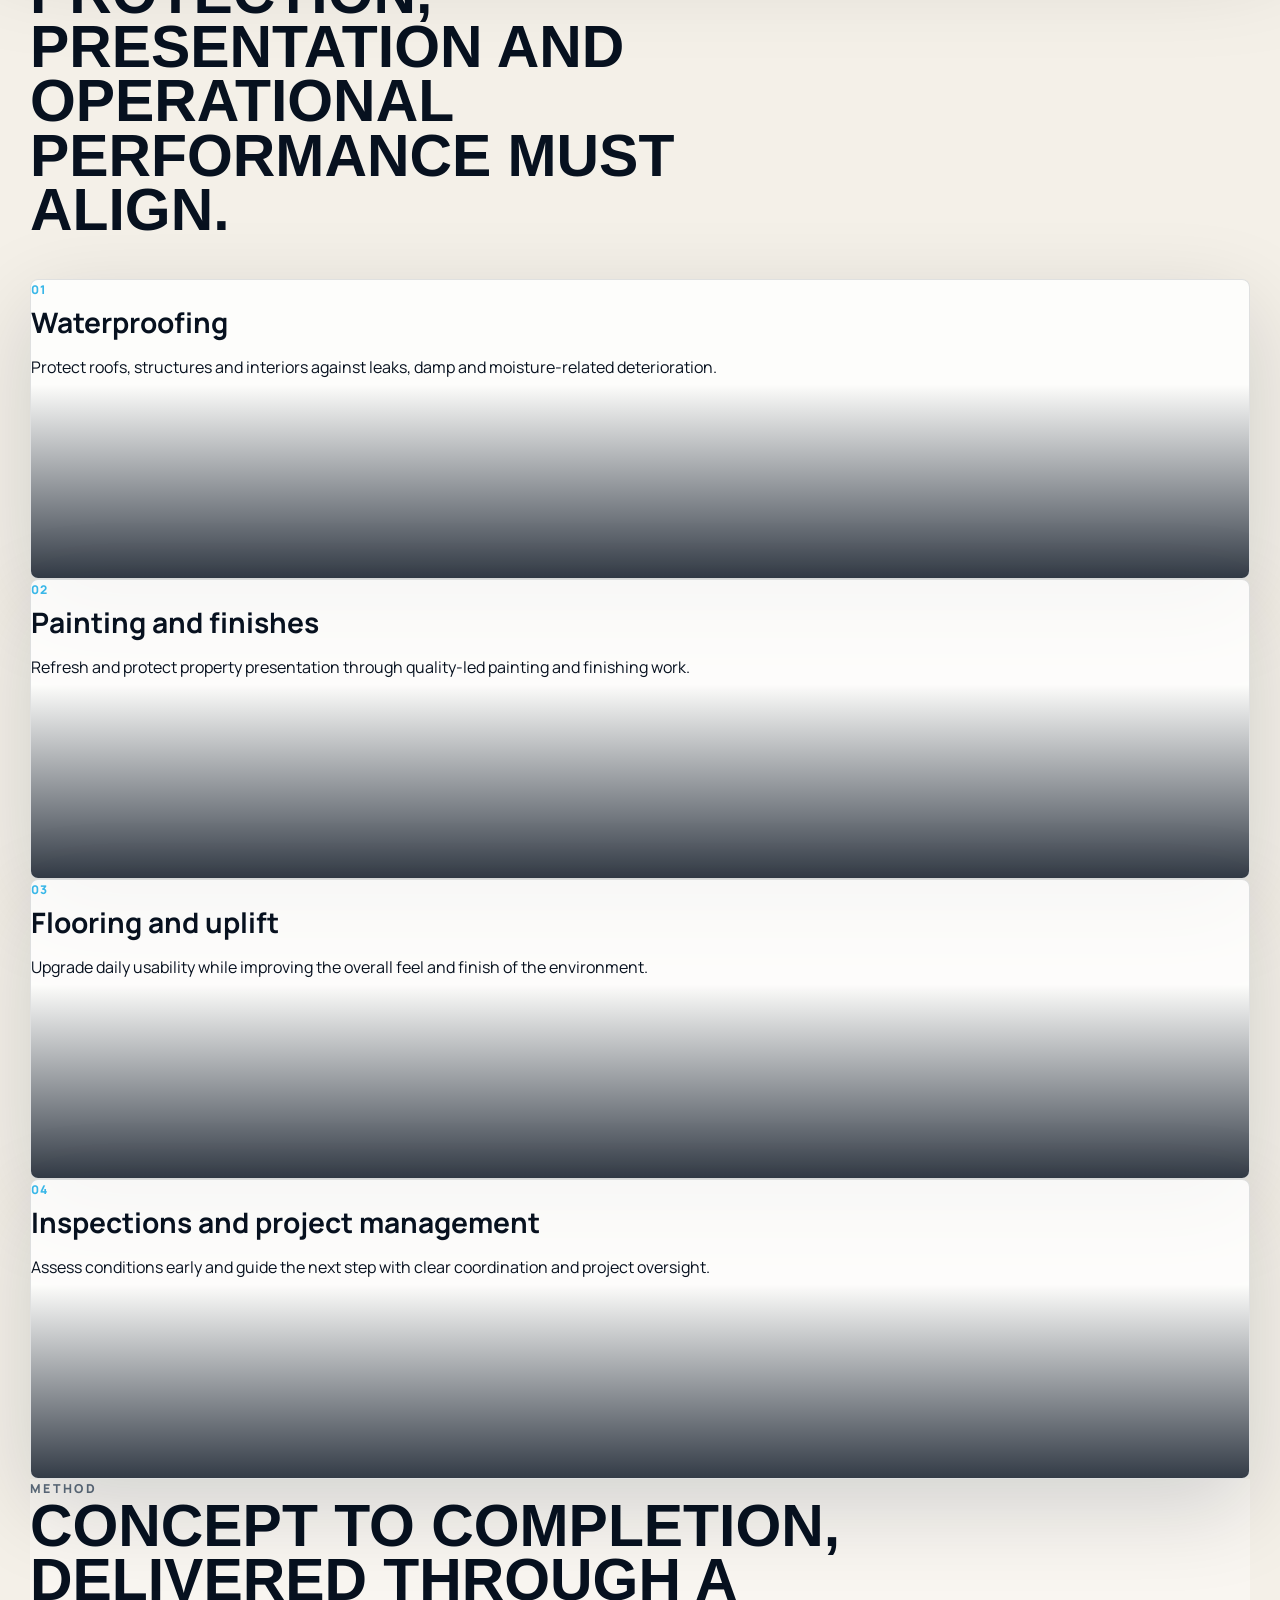
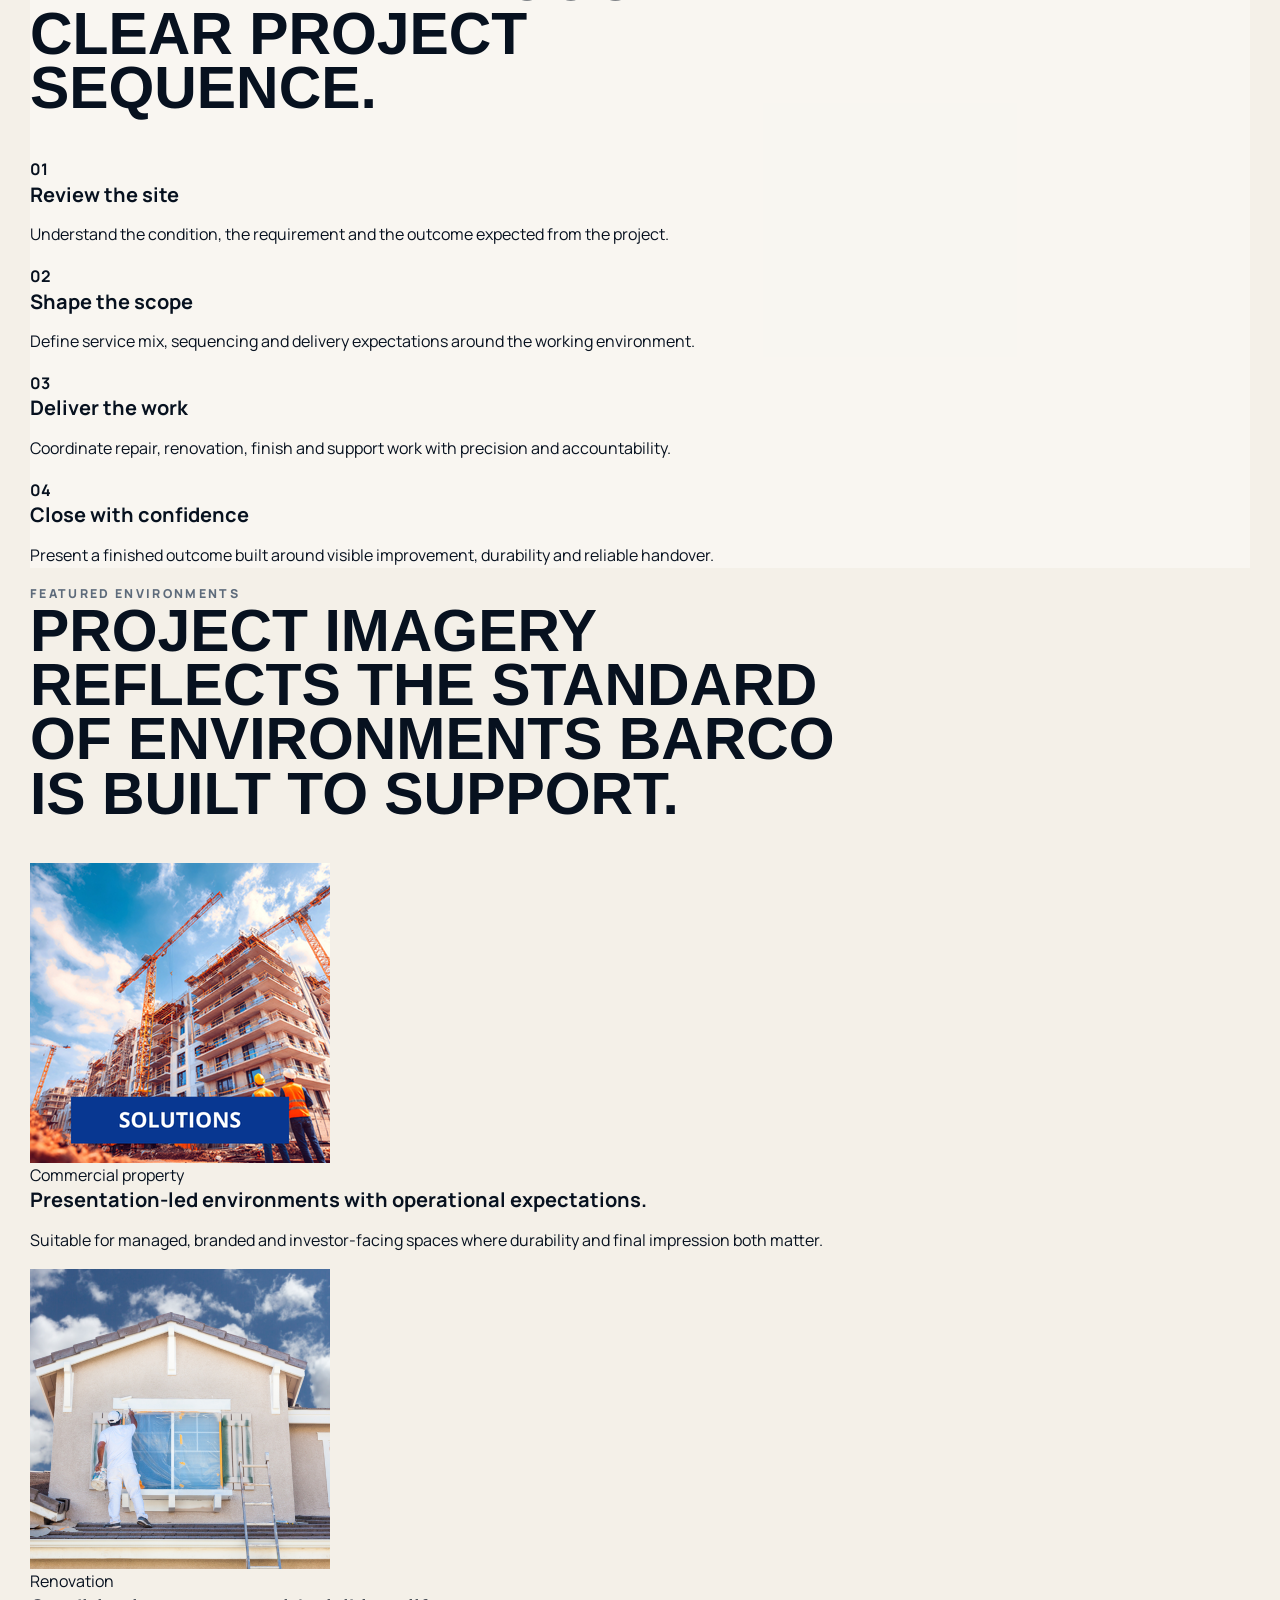
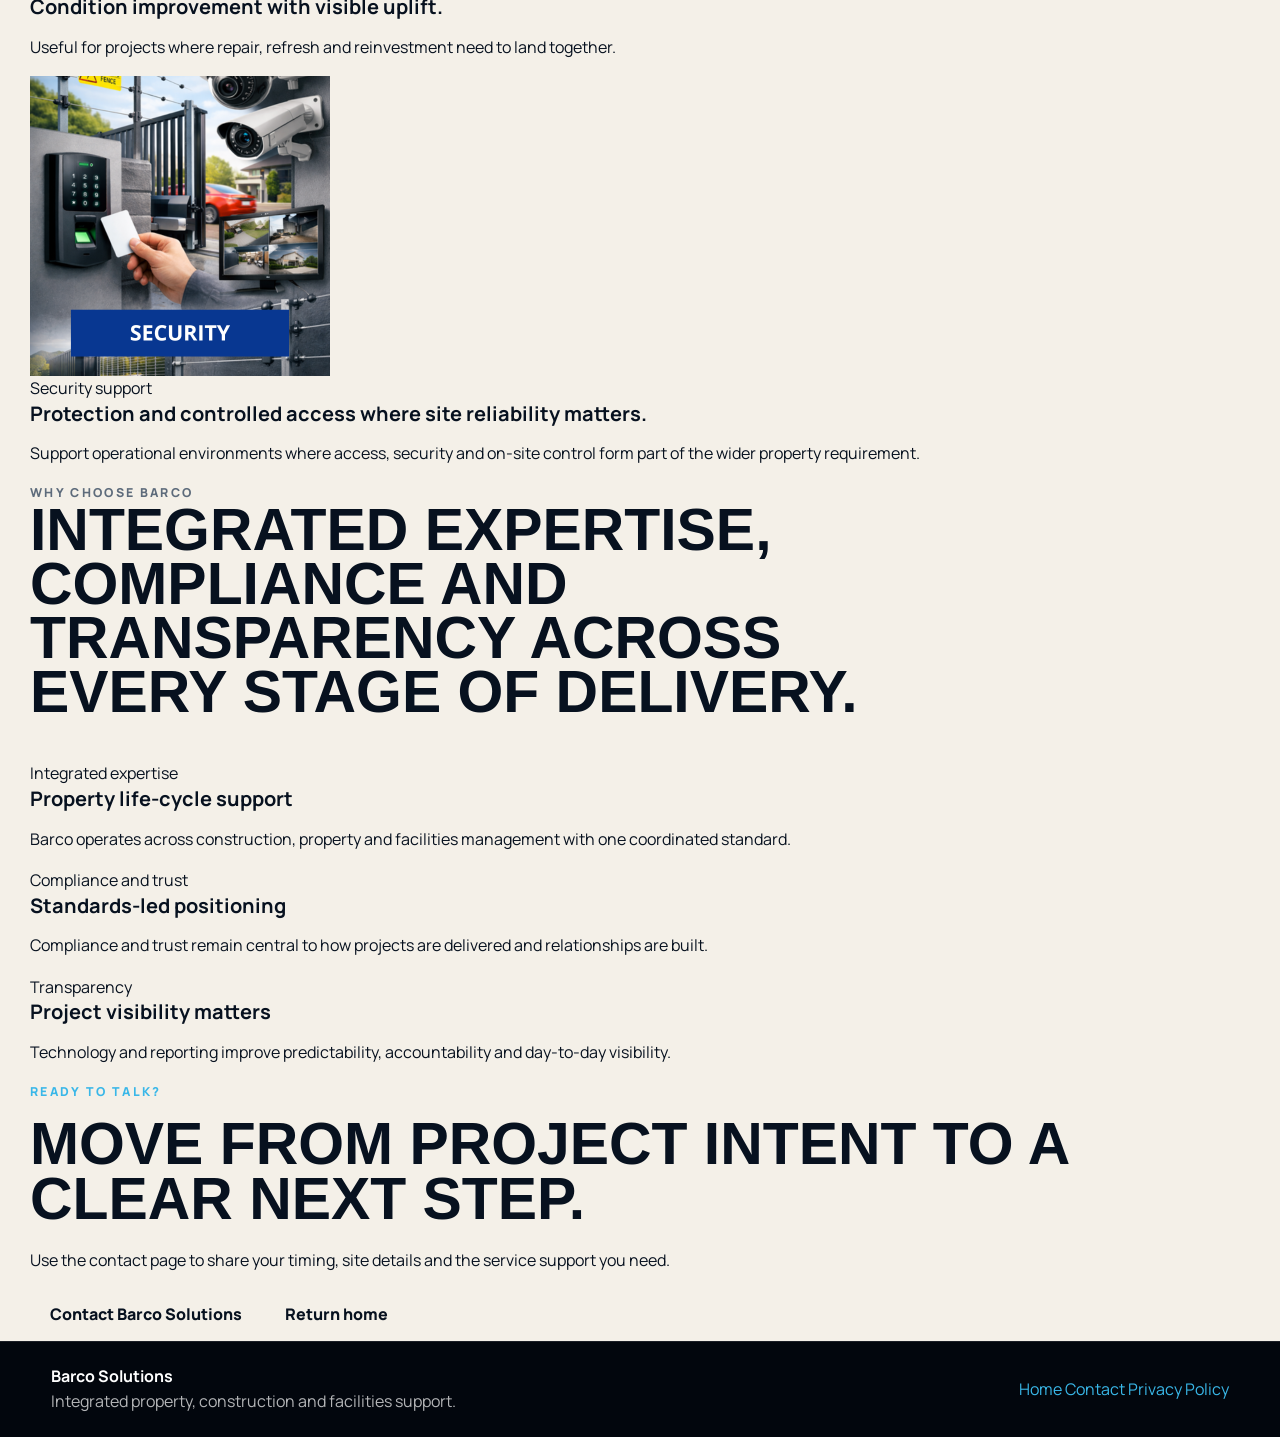
<file: projects.html>
<!DOCTYPE html>
<html lang="en">
<head>
  <meta charset="UTF-8">
  <meta name="viewport" content="width=device-width, initial-scale=1.0">
  <title>Projects | Barco Solutions</title>
  <meta name="description" content="Explore Barco Solutions project capability, service clusters and concept-to-completion delivery approach.">
  <meta name="theme-color" content="#2a3337">
  <link rel="icon" type="image/png" href="assets/live-site/68da5935373f4e2c315653e8.png">
  <link rel="preconnect" href="https://fonts.googleapis.com">
  <link rel="preconnect" href="https://fonts.gstatic.com" crossorigin>
  <link href="https://fonts.googleapis.com/css2?family=Cormorant+Garamond:wght@500;600;700&family=Manrope:wght@400;500;600;700;800&display=swap" rel="stylesheet">
  <link rel="stylesheet" href="styles.css">
</head>
<body>
  <div class="page-noise" aria-hidden="true"></div>
  <div class="scroll-progress" aria-hidden="true"><i></i></div>

  <header class="site-head" data-elevate>
    <a class="brand" href="index.html" aria-label="Barco Solutions home">
      <img src="assets/live-site/68da3c4e373f4e697c51dfaf.png" alt="Barco Solutions">
    </a>
    <nav class="main-nav" aria-label="Primary navigation">
      <a href="index.html">Home</a>
      <a href="projects.html" aria-current="page">Projects</a>
      <a href="contact.html">Contact</a>
    </nav>
    <a class="nav-cta" href="contact.html">Start an enquiry</a>
  </header>

  <main>
    <section class="projects-hero">
      <div class="projects-hero-shell">
        <div data-reveal>
          <p class="eyebrow">Projects</p>
          <h1>Projects delivered with structure, precision and long-term value in mind.</h1>
          <p class="lead">From waterproofing and finishes to inspections and project management, Barco supports property environments with practical end-to-end delivery.</p>
        </div>
        <div class="hero-panel" data-reveal>
          <ul>
            <li>Integrated support across building, renovation and maintenance scopes</li>
            <li>Concept-to-completion delivery shaped around real project environments</li>
            <li>Visual proof focused on finish quality, durability and execution</li>
          </ul>
          <div class="hero-panel-media">
            <div class="hero-panel-shot">
              <img src="assets/live-site/690866dbf6799f78db1ed13f.png" alt="Barco construction project">
            </div>
            <div class="hero-panel-shot">
              <img src="assets/live-site/68d533da19c729f42a561307.png" alt="Barco finishing and maintenance work">
            </div>
          </div>
        </div>
      </div>
    </section>

    <section class="section-shell expertise-section">
      <div class="section-heading left" data-reveal>
        <p class="eyebrow eyebrow-dark">Service clusters</p>
        <h2>Support where protection, presentation and operational performance must align.</h2>
      </div>
      <div class="feature-grid feature-grid-four">
        <article class="feature-card" data-reveal>
          <span>01</span>
          <h3>Waterproofing</h3>
          <p>Protect roofs, structures and interiors against leaks, damp and moisture-related deterioration.</p>
        </article>
        <article class="feature-card" data-reveal>
          <span>02</span>
          <h3>Painting and finishes</h3>
          <p>Refresh and protect property presentation through quality-led painting and finishing work.</p>
        </article>
        <article class="feature-card" data-reveal>
          <span>03</span>
          <h3>Flooring and uplift</h3>
          <p>Upgrade daily usability while improving the overall feel and finish of the environment.</p>
        </article>
        <article class="feature-card" data-reveal>
          <span>04</span>
          <h3>Inspections and project management</h3>
          <p>Assess conditions early and guide the next step with clear coordination and project oversight.</p>
        </article>
      </div>
    </section>

    <section class="section-shell process-section">
      <div class="section-heading left narrow" data-reveal>
        <p class="eyebrow eyebrow-dark">Method</p>
        <h2>Concept to completion, delivered through a clear project sequence.</h2>
      </div>
      <div class="timeline-grid">
        <article class="timeline-card" data-reveal>
          <strong>01</strong>
          <h3>Review the site</h3>
          <p>Understand the condition, the requirement and the outcome expected from the project.</p>
        </article>
        <article class="timeline-card" data-reveal>
          <strong>02</strong>
          <h3>Shape the scope</h3>
          <p>Define service mix, sequencing and delivery expectations around the working environment.</p>
        </article>
        <article class="timeline-card" data-reveal>
          <strong>03</strong>
          <h3>Deliver the work</h3>
          <p>Coordinate repair, renovation, finish and support work with precision and accountability.</p>
        </article>
        <article class="timeline-card" data-reveal>
          <strong>04</strong>
          <h3>Close with confidence</h3>
          <p>Present a finished outcome built around visible improvement, durability and reliable handover.</p>
        </article>
      </div>
    </section>

    <section class="section-shell environments-section">
      <div class="section-heading left" data-reveal>
        <p class="eyebrow eyebrow-dark">Featured environments</p>
        <h2>Project imagery reflects the standard of environments Barco is built to support.</h2>
      </div>
      <div class="project-grid">
        <article class="project-card project-card-wide" data-reveal>
          <div class="media-frame landscape">
            <img src="assets/live-site/690866dbf6799f78db1ed13f.png" alt="Commercial property outcome">
          </div>
          <div class="project-copy">
            <span>Commercial property</span>
            <h3>Presentation-led environments with operational expectations.</h3>
            <p>Suitable for managed, branded and investor-facing spaces where durability and final impression both matter.</p>
          </div>
        </article>
        <article class="project-card" data-reveal>
          <div class="media-frame square">
            <img src="assets/live-site/68d533da19c729f42a561307.png" alt="Renovation sequence">
          </div>
          <div class="project-copy">
            <span>Renovation</span>
            <h3>Condition improvement with visible uplift.</h3>
            <p>Useful for projects where repair, refresh and reinvestment need to land together.</p>
          </div>
        </article>
        <article class="project-card" data-reveal>
          <div class="media-frame square">
            <img src="assets/live-site/6969fe604e42b9475f2816b7.png" alt="Security and exterior support">
          </div>
          <div class="project-copy">
            <span>Security support</span>
            <h3>Protection and controlled access where site reliability matters.</h3>
            <p>Support operational environments where access, security and on-site control form part of the wider property requirement.</p>
          </div>
        </article>
      </div>
    </section>

    <section class="section-shell expertise-section">
      <div class="section-heading left narrow" data-reveal>
          <p class="eyebrow eyebrow-dark">Why choose Barco</p>
          <h2>Integrated expertise, compliance and transparency across every stage of delivery.</h2>
        </div>
        <div class="fact-grid">
          <article class="fact-card" data-reveal>
            <span>Integrated expertise</span>
            <h3>Property life-cycle support</h3>
            <p>Barco operates across construction, property and facilities management with one coordinated standard.</p>
          </article>
          <article class="fact-card" data-reveal>
            <span>Compliance and trust</span>
            <h3>Standards-led positioning</h3>
            <p>Compliance and trust remain central to how projects are delivered and relationships are built.</p>
          </article>
          <article class="fact-card" data-reveal>
            <span>Transparency</span>
            <h3>Project visibility matters</h3>
            <p>Technology and reporting improve predictability, accountability and day-to-day visibility.</p>
          </article>
        </div>
    </section>

    <section class="cta-section">
      <div class="section-shell cta-shell">
        <div data-reveal>
          <p class="eyebrow">Ready to talk?</p>
          <h2>Move from project intent to a clear next step.</h2>
          <p>Use the contact page to share your timing, site details and the service support you need.</p>
        </div>
        <div class="cta-actions" data-reveal>
          <a class="btn btn-light" href="contact.html">Contact Barco Solutions</a>
          <a class="btn btn-light-outline" href="index.html">Return home</a>
        </div>
      </div>
    </section>
  </main>

  <footer class="site-footer">
    <div>
      <strong>Barco Solutions</strong>
      <span>Integrated property, construction and facilities support.</span>
    </div>
    <div class="footer-links">
      <a href="index.html">Home</a>
      <a href="contact.html">Contact</a>
      <a href="privacy.html">Privacy Policy</a>
    </div>
  </footer>

  <script src="site.js"></script>
</body>
</html>
</file>
<file: styles.css>
:root {
  --navy: #07111f;
  --navy-2: #0b2e52;
  --cyan: #39b7e8;
  --cyan-soft: #ddf6ff;
  --orange: #ff5e14;
  --platinum: #f4f0e8;
  --paper: rgba(255, 255, 255, 0.82);
  --paper-strong: #ffffff;
  --ink: #07111f;
  --muted: #5d6b7b;
  --line: rgba(7, 17, 31, 0.12);
  --line-dark: rgba(255, 255, 255, 0.15);
  --shadow: 0 28px 90px rgba(7, 17, 31, 0.16);
  --shadow-dark: 0 34px 120px rgba(0, 0, 0, 0.36);
  --radius: 8px;
  --max: 1220px;
}

* { box-sizing: border-box; }

html { scroll-behavior: smooth; }

body {
  margin: 0;
  font-family: "Manrope", system-ui, -apple-system, BlinkMacSystemFont, "Segoe UI", sans-serif;
  color: var(--ink);
  background: var(--platinum);
  line-height: 1.6;
  overflow-x: hidden;
}

body::selection { background: var(--cyan); color: var(--navy); }

a { color: inherit; text-decoration: none; }
img { display: block; max-width: 100%; }

.background-template {
  position: fixed;
  inset: 0;
  z-index: -10;
  overflow: hidden;
  background:
    linear-gradient(135deg, rgba(244, 240, 232, 0.96), rgba(221, 246, 255, 0.72)),
    radial-gradient(circle at 10% 10%, rgba(57, 183, 232, 0.25), transparent 34%),
    radial-gradient(circle at 90% 0%, rgba(255, 94, 20, 0.13), transparent 30%);
}

.blueprint-grid {
  position: absolute;
  inset: 0;
  background-image:
    linear-gradient(rgba(7, 17, 31, 0.055) 1px, transparent 1px),
    linear-gradient(90deg, rgba(7, 17, 31, 0.055) 1px, transparent 1px);
  background-size: 44px 44px;
  mask-image: linear-gradient(180deg, rgba(0, 0, 0, 0.9), transparent 88%);
}

.mesh {
  position: absolute;
  width: 42vw;
  height: 42vw;
  border-radius: 999px;
  filter: blur(24px);
  opacity: 0.54;
  animation: drift 18s ease-in-out infinite alternate;
}

.mesh-one { left: -12vw; top: 6vh; background: rgba(57, 183, 232, 0.32); }
.mesh-two { right: -16vw; top: 28vh; background: rgba(255, 94, 20, 0.20); animation-delay: -4s; }
.mesh-three { left: 36vw; bottom: -24vw; background: rgba(11, 46, 82, 0.18); animation-delay: -8s; }

.site-head {
  position: sticky;
  top: 0;
  z-index: 90;
  display: flex;
  align-items: center;
  gap: 28px;
  padding: 14px clamp(18px, 4vw, 54px);
  background: rgba(244, 240, 232, 0.76);
  border-bottom: 1px solid rgba(7, 17, 31, 0.08);
  backdrop-filter: blur(22px);
  transition: box-shadow 0.24s ease, background 0.24s ease;
}

.site-head.is-scrolled {
  background: rgba(244, 240, 232, 0.94);
  box-shadow: 0 18px 60px rgba(7, 17, 31, 0.10);
}

.brand { margin-right: auto; }
.brand img { width: 230px; height: 70px; object-fit: contain; }

.main-nav {
  display: flex;
  align-items: center;
  gap: 24px;
  font-size: 0.86rem;
  font-weight: 800;
  text-transform: uppercase;
  letter-spacing: 0.08em;
  color: rgba(7, 17, 31, 0.74);
}

.main-nav a {
  position: relative;
  padding: 8px 0;
}

.main-nav a::after {
  content: "";
  position: absolute;
  left: 0;
  right: 100%;
  bottom: 0;
  height: 2px;
  background: linear-gradient(90deg, var(--orange), var(--cyan));
  transition: right 0.24s ease;
}

.main-nav a:hover::after,
.main-nav a:focus-visible::after { right: 0; }

.nav-cta,
.btn {
  display: inline-flex;
  align-items: center;
  justify-content: center;
  min-height: 48px;
  border: 0;
  border-radius: var(--radius);
  padding: 13px 20px;
  font: inherit;
  font-weight: 900;
  cursor: pointer;
  transition: transform 0.2s ease, box-shadow 0.2s ease, background 0.2s ease;
}

.nav-cta,
.btn.primary {
  background: linear-gradient(135deg, var(--orange), #ff8a4a);
  color: #fff;
  box-shadow: 0 18px 40px rgba(255, 94, 20, 0.25);
}

.btn.secondary {
  background: rgba(255, 255, 255, 0.10);
  border: 1px solid rgba(255, 255, 255, 0.20);
  color: #fff;
}

.nav-cta:hover,
.btn:hover { transform: translateY(-2px); }

.hero {
  position: relative;
  min-height: 850px;
  overflow: hidden;
  color: #fff;
  background:
    linear-gradient(110deg, rgba(7, 17, 31, 0.98) 0%, rgba(11, 46, 82, 0.92) 48%, rgba(7, 17, 31, 0.78) 100%),
    url("assets/project-images/live-commercial-outcome-polished.webp") center / cover;
}

.hero::before {
  content: "";
  position: absolute;
  inset: 0;
  background-image:
    linear-gradient(rgba(255, 255, 255, 0.055) 1px, transparent 1px),
    linear-gradient(90deg, rgba(255, 255, 255, 0.055) 1px, transparent 1px);
  background-size: 66px 66px;
  mask-image: linear-gradient(180deg, rgba(0,0,0,0.85), transparent 85%);
}

.hero-inner {
  position: relative;
  z-index: 2;
  width: min(var(--max), calc(100% - 36px));
  min-height: 760px;
  margin: 0 auto;
  display: grid;
  grid-template-columns: 1.02fr 0.78fr;
  gap: 60px;
  align-items: center;
  padding: 110px 0 120px;
}

.hero-copy { max-width: 820px; }

.hero .reveal {
  opacity: 1;
  transform: none;
}

.eyebrow {
  margin: 0 0 16px;
  font-size: 0.77rem;
  font-weight: 900;
  letter-spacing: 0.19em;
  text-transform: uppercase;
  color: var(--cyan);
}

.eyebrow.dark { color: var(--navy-2); }

h1,
h2 {
  margin: 0 0 22px;
  font-family: "Barlow Condensed", Impact, sans-serif;
  font-weight: 800;
  line-height: 0.92;
  letter-spacing: 0;
  text-transform: uppercase;
}

h1 { font-size: clamp(3.5rem, 6.8vw, 7.4rem); max-width: 920px; }
h2 { font-size: clamp(2.5rem, 4.6vw, 5.2rem); }
h3 { margin: 0 0 12px; font-size: 1.25rem; line-height: 1.18; }

.lead {
  max-width: 720px;
  margin: 0 0 34px;
  color: rgba(255, 255, 255, 0.82);
  font-size: 1.14rem;
}

.hero-actions {
  display: flex;
  flex-wrap: wrap;
  gap: 12px;
}

.hero-image-stack {
  position: absolute;
  inset: 0;
  z-index: 1;
  pointer-events: none;
}

.hero-photo {
  position: absolute;
  margin: 0;
  overflow: hidden;
  border: 1px solid rgba(255, 255, 255, 0.14);
  box-shadow: var(--shadow-dark);
}

.hero-photo img {
  width: 100%;
  height: 100%;
  object-fit: cover;
  filter: saturate(1.08) contrast(1.04);
}

.hero-photo-main {
  right: -4vw;
  bottom: 86px;
  width: min(46vw, 680px);
  height: 470px;
  opacity: 0.72;
  transform: rotate(-2deg);
  animation: slowLift 14s ease-in-out infinite alternate;
}

.hero-photo-float {
  right: 29vw;
  top: 150px;
  width: 260px;
  height: 330px;
  opacity: 0.82;
  transform: rotate(3deg);
  animation: slowLift 11s ease-in-out infinite alternate-reverse;
}

.hero-panel {
  position: relative;
  z-index: 3;
  padding: 26px;
  border: 1px solid rgba(255, 255, 255, 0.16);
  border-radius: var(--radius);
  background: linear-gradient(180deg, rgba(255,255,255,0.14), rgba(255,255,255,0.07));
  backdrop-filter: blur(24px);
  box-shadow: var(--shadow-dark);
}

.aiFab {
  position: fixed;
  right: 22px;
  bottom: 22px;
  z-index: 120;
  width: 78px;
  height: 78px;
  border: 0;
  border-radius: 50%;
  display: grid;
  place-items: center;
  gap: 0;
  background: linear-gradient(135deg, var(--orange), var(--cyan));
  color: #fff;
  box-shadow: 0 22px 55px rgba(7, 17, 31, 0.32);
  cursor: pointer;
  font-weight: 900;
}

.aiFab svg {
  width: 25px;
  height: 25px;
}

.aiFab span {
  position: absolute;
  left: 50%;
  bottom: -28px;
  transform: translateX(-50%);
  white-space: nowrap;
  padding: 6px 10px;
  border-radius: var(--radius);
  background: var(--navy);
  color: #fff;
  font-size: 0.72rem;
  opacity: 0;
  transition: opacity 0.2s ease, transform 0.2s ease;
}

.aiFab:hover span {
  opacity: 1;
  transform: translate(-50%, -4px);
}

.aiPanel {
  position: fixed;
  right: 22px;
  bottom: 116px;
  z-index: 121;
  width: min(410px, calc(100vw - 28px));
  max-height: min(78vh, 740px);
  overflow: hidden;
  border: 1px solid rgba(255, 255, 255, 0.18);
  border-radius: 14px;
  background: #f7f9fc;
  color: var(--ink);
  box-shadow: 0 28px 100px rgba(0, 0, 0, 0.32);
}

.aiPanel[hidden] { display: none; }

.aiHead {
  display: flex;
  align-items: center;
  justify-content: space-between;
  gap: 12px;
  padding: 16px 18px;
  background: linear-gradient(135deg, var(--navy), var(--navy-2));
  color: #fff;
}

.aiHeadMain {
  display: flex;
  gap: 12px;
  align-items: center;
}

.aiLogo {
  width: 42px;
  height: 42px;
  border-radius: 10px;
  display: grid;
  place-items: center;
  background: #fff;
  color: var(--navy);
  font-weight: 900;
}

.aiHead b { display: block; line-height: 1.1; }
.aiHead small { display: block; margin-top: 4px; color: rgba(255,255,255,0.78); }

.aiHead button {
  border: 0;
  background: transparent;
  color: #fff;
  font-size: 1.8rem;
  cursor: pointer;
}

.aiBody {
  display: grid;
  gap: 12px;
  padding: 16px;
  max-height: calc(min(78vh, 740px) - 76px);
  overflow: auto;
}

.aiBody p { margin: 0 0 6px; color: var(--muted); }

.contactOption {
  display: flex;
  align-items: center;
  gap: 14px;
  width: 100%;
  border: 1px solid rgba(7,17,31,0.12);
  border-radius: 12px;
  background: #fff;
  color: var(--ink);
  padding: 14px 15px;
  font: inherit;
  font-weight: 900;
  text-align: left;
  cursor: pointer;
  box-shadow: 0 8px 20px rgba(7,17,31,0.06);
}

.contactIcon {
  width: 38px;
  height: 38px;
  flex: 0 0 38px;
  border-radius: 10px;
  display: grid;
  place-items: center;
  background: var(--cyan-soft);
  color: var(--navy);
}

.contactIcon.whatsapp {
  background: #25d366;
  color: #fff;
  border-radius: 50%;
}

.contactIcon svg { width: 21px; height: 21px; }

.aiFooter {
  display: flex;
  align-items: center;
  justify-content: center;
  gap: 6px;
  padding-top: 10px;
  border-top: 1px solid rgba(7,17,31,0.10);
  color: #7a8794;
  font-size: 0.76rem;
}

.aiFooter a { color: var(--navy-2); font-weight: 900; }

.aiField { display: grid; gap: 7px; }
.aiField label { font-size: 0.82rem; font-weight: 900; color: #202a36; }

.aiInput,
.aiTextarea {
  width: 100%;
  border: 1px solid rgba(7,17,31,0.16);
  border-radius: 10px;
  background: #fff;
  padding: 13px 14px;
  font: inherit;
  color: var(--ink);
}

.aiTextarea { min-height: 96px; resize: vertical; }

.aiSubmit {
  border: 0;
  border-radius: 10px;
  background: var(--navy-2);
  color: #fff;
  padding: 14px 16px;
  font: inherit;
  font-weight: 900;
  cursor: pointer;
}

.aiNotice {
  padding: 12px 14px;
  border-radius: 10px;
  background: #fff8df;
  border: 1px solid #ecd878;
  color: #5c4b00;
  font-size: 0.84rem;
}

.aiChat {
  display: grid;
  gap: 10px;
  max-height: 390px;
  overflow: auto;
  padding-right: 2px;
}

.chatMsg {
  max-width: 88%;
  padding: 10px 12px;
  border-radius: 16px;
  font-size: 0.9rem;
  line-height: 1.45;
}

.chatMsg.bot {
  background: #fff;
  color: #1e2832;
  border: 1px solid rgba(7,17,31,0.10);
  border-top-left-radius: 5px;
}

.chatMsg.user {
  justify-self: end;
  background: var(--navy-2);
  color: #fff;
  border-top-right-radius: 5px;
}

.chatChoices {
  display: flex;
  flex-wrap: wrap;
  gap: 8px;
  margin: 10px 0 4px;
}

.chatChoices button,
.botLang button {
  border: 1px solid rgba(7,17,31,0.14);
  background: #fff;
  color: var(--navy-2);
  border-radius: 999px;
  padding: 9px 11px;
  font-weight: 900;
  cursor: pointer;
  font-size: 0.78rem;
}

.chatInputRow {
  display: flex;
  gap: 8px;
  margin-top: 4px;
}

.chatInputRow input {
  flex: 1;
  min-width: 0;
  border: 1px solid rgba(7,17,31,0.16);
  border-radius: 999px;
  background: #fff;
  padding: 12px 14px;
  font: inherit;
}

.chatInputRow button {
  border: 0;
  border-radius: 999px;
  background: var(--orange);
  color: #fff;
  padding: 0 16px;
  font-weight: 900;
  cursor: pointer;
}

.botLang {
  display: flex;
  justify-content: flex-end;
  gap: 0.35rem;
}

.botLang button.active,
.botLang button:hover {
  background: var(--navy-2);
  color: #fff;
}

.panel-logo {
  width: 210px;
  padding: 12px;
  margin-bottom: 26px;
  background: rgba(255, 255, 255, 0.92);
  border-radius: var(--radius);
}

.panel-stat span,
.contact-line span,
.feature-card span,
.solution-card small,
.proof-card span {
  display: block;
  margin-bottom: 7px;
  color: var(--cyan);
  font-size: 0.75rem;
  font-weight: 900;
  letter-spacing: 0.12em;
  text-transform: uppercase;
}

.panel-stat strong {
  display: block;
  font-size: 1.42rem;
  line-height: 1.15;
}

.panel-flow {
  display: grid;
  grid-template-columns: auto 1fr auto 1fr auto;
  align-items: center;
  gap: 10px;
  margin: 28px 0;
  font-size: 0.78rem;
  font-weight: 900;
  letter-spacing: 0.08em;
  text-transform: uppercase;
}

.panel-flow i {
  height: 2px;
  background: linear-gradient(90deg, var(--orange), var(--cyan));
}

.hero-panel p { margin: 0; color: rgba(255,255,255,0.74); }

.hero-strip {
  position: relative;
  z-index: 3;
  width: min(var(--max), calc(100% - 36px));
  margin: -82px auto 0;
  display: grid;
  grid-template-columns: repeat(4, 1fr);
  border: 1px solid rgba(255,255,255,0.16);
  background: rgba(7, 17, 31, 0.62);
  backdrop-filter: blur(18px);
}

.hero-strip span {
  padding: 22px 18px;
  border-right: 1px solid rgba(255,255,255,0.12);
  font-weight: 900;
  text-transform: uppercase;
  letter-spacing: 0.06em;
  color: rgba(255,255,255,0.88);
}

.hero-strip span:last-child { border-right: 0; }

.section { padding: 112px 0; }
.section-shell { width: min(var(--max), calc(100% - 36px)); margin: 0 auto; }

.split {
  display: grid;
  grid-template-columns: 0.95fr 1.05fr;
  gap: 54px;
  align-items: end;
}

.intro-copy {
  color: var(--muted);
  font-size: 1.05rem;
}

.intro-copy p { margin: 0 0 14px; }

.proof-grid {
  display: grid;
  grid-template-columns: repeat(3, 1fr);
  gap: 18px;
  margin-top: 48px;
}

.proof-card,
.solution-card,
.feature-card,
.contact-card,
.step {
  position: relative;
  overflow: hidden;
  border: 1px solid var(--line);
  border-radius: var(--radius);
  background: var(--paper);
  box-shadow: var(--shadow);
}

.proof-card {
  min-height: 250px;
  padding: 28px;
  backdrop-filter: blur(16px);
  transition: transform 0.24s ease, box-shadow 0.24s ease;
}

.proof-card:hover,
.solution-card:hover,
.feature-card:hover,
.step:hover {
  transform: translateY(-6px);
  box-shadow: 0 38px 100px rgba(7, 17, 31, 0.20);
}

.proof-card p,
.solution-card p,
.section-heading p,
.step p { margin: 0; color: var(--muted); }

.dark-band {
  position: relative;
  background: linear-gradient(135deg, var(--navy), var(--navy-2));
  color: #fff;
  overflow: hidden;
}

.dark-band::before {
  content: "";
  position: absolute;
  inset: 0;
  background:
    radial-gradient(circle at 12% 16%, rgba(57, 183, 232, 0.22), transparent 28%),
    radial-gradient(circle at 88% 10%, rgba(255, 94, 20, 0.18), transparent 30%);
}

.dark-band .section-shell { position: relative; }

.section-heading {
  max-width: 850px;
  margin-bottom: 42px;
}

.dark-band .section-heading p,
.solution-card p { color: rgba(255,255,255,0.74); }

.solutions-grid {
  display: grid;
  grid-template-columns: repeat(4, 1fr);
  gap: 18px;
}

.solution-card {
  min-height: 330px;
  padding: 28px;
  display: flex;
  flex-direction: column;
  justify-content: flex-end;
  background: linear-gradient(180deg, rgba(255,255,255,0.13), rgba(255,255,255,0.07));
  border-color: rgba(255,255,255,0.14);
  box-shadow: var(--shadow-dark);
  transition: transform 0.24s ease, box-shadow 0.24s ease;
}

.solution-card small {
  margin-bottom: auto;
  color: var(--orange);
}

.clients-band { padding: 88px 0; }

.clients-layout {
  display: grid;
  gap: 30px;
}

.logo-marquee {
  overflow: hidden;
  border: 1px solid var(--line);
  border-radius: var(--radius);
  background: rgba(255,255,255,0.72);
  box-shadow: var(--shadow);
}

.logo-track {
  display: flex;
  align-items: center;
  gap: 16px;
  width: max-content;
  padding: 18px;
  animation: logoScroll 46s linear infinite;
}

.logo-marquee:hover .logo-track { animation-play-state: paused; }

.logo-item {
  display: grid;
  place-items: center;
  width: 180px;
  height: 86px;
  padding: 16px;
  border: 1px solid rgba(7,17,31,0.08);
  background: #fff;
  border-radius: var(--radius);
}

.logo-item img {
  max-width: 125px;
  max-height: 44px;
  object-fit: contain;
  filter: grayscale(1) contrast(1.05);
  opacity: 0.76;
  transition: filter 0.2s ease, opacity 0.2s ease, transform 0.2s ease;
}

.logo-item:hover img {
  filter: none;
  opacity: 1;
  transform: scale(1.04);
}

.project-section { padding-top: 120px; }

.feature-gallery {
  display: grid;
  grid-template-columns: 1.2fr 0.8fr;
  grid-auto-rows: 310px;
  gap: 18px;
  margin-top: 48px;
}

.feature-card {
  min-height: 300px;
  transition: transform 0.24s ease, box-shadow 0.24s ease;
}

.feature-card.large { grid-row: span 2; }

.feature-card img {
  width: 100%;
  height: 100%;
  object-fit: cover;
  transition: transform 1s ease, filter 1s ease;
}

.feature-card:hover img {
  transform: scale(1.055);
  filter: saturate(1.08) contrast(1.04);
}

.feature-card::after {
  content: "";
  position: absolute;
  inset: 0;
  background: linear-gradient(180deg, transparent 35%, rgba(7, 17, 31, 0.82));
}

.feature-card div {
  position: absolute;
  left: 24px;
  right: 24px;
  bottom: 24px;
  z-index: 2;
  color: #fff;
}

.feature-card h3 {
  max-width: 680px;
  font-size: clamp(1.35rem, 2.2vw, 2rem);
}

.process-section {
  background: rgba(255,255,255,0.38);
}

.process-layout {
  display: grid;
  grid-template-columns: 0.78fr 1.22fr;
  gap: 54px;
  align-items: center;
}

.process-steps {
  display: grid;
  grid-template-columns: repeat(3, 1fr);
  gap: 16px;
}

.step {
  min-height: 240px;
  padding: 26px;
  background: rgba(255,255,255,0.78);
  transition: transform 0.24s ease, box-shadow 0.24s ease;
}

.step span {
  display: grid;
  place-items: center;
  width: 48px;
  height: 48px;
  margin-bottom: 24px;
  background: linear-gradient(135deg, var(--orange), var(--cyan));
  color: #fff;
  font-weight: 900;
  border-radius: var(--radius);
}

.step strong {
  display: block;
  margin-bottom: 8px;
  font-size: 1.12rem;
}

.contact-section {
  color: #fff;
  background: linear-gradient(135deg, var(--navy), #02060d);
}

.contact-layout {
  display: grid;
  grid-template-columns: 1fr 0.78fr;
  gap: 36px;
  align-items: stretch;
}

.contact-copy p:not(.eyebrow) {
  max-width: 680px;
  color: rgba(255,255,255,0.76);
}

.contact-card {
  padding: 30px;
  background: linear-gradient(180deg, rgba(255,255,255,0.13), rgba(255,255,255,0.07));
  border-color: rgba(255,255,255,0.16);
  box-shadow: var(--shadow-dark);
}

.contact-line {
  padding: 20px 0;
  border-bottom: 1px solid rgba(255,255,255,0.13);
}

.contact-line:first-child { padding-top: 0; }
.contact-line:last-child { border-bottom: 0; padding-bottom: 0; }
.contact-line strong { display: block; line-height: 1.5; }

.site-footer {
  display: flex;
  justify-content: space-between;
  gap: 20px;
  align-items: center;
  padding: 22px clamp(18px, 4vw, 54px);
  color: rgba(255,255,255,0.70);
  background: #02060d;
  border-top: 1px solid rgba(255,255,255,0.10);
}

.site-footer strong {
  display: block;
  color: #fff;
}

.site-footer a { color: var(--cyan); }

.reveal {
  opacity: 0;
  transform: translateY(28px);
  transition: opacity 0.75s ease, transform 0.75s ease;
}

.reveal.in-view {
  opacity: 1;
  transform: none;
}

.delay-1 { transition-delay: 0.12s; }
.delay-2 { transition-delay: 0.24s; }

@keyframes drift {
  from { transform: translate3d(0, 0, 0) scale(1); }
  to { transform: translate3d(36px, -26px, 0) scale(1.08); }
}

@keyframes slowLift {
  from { translate: 0 0; }
  to { translate: 0 -18px; }
}

@keyframes logoScroll {
  from { transform: translateX(0); }
  to { transform: translateX(-50%); }
}

@media (max-width: 1120px) {
  .hero-inner,
  .split,
  .process-layout,
  .contact-layout {
    grid-template-columns: 1fr;
  }

  .hero-inner { min-height: auto; padding-top: 120px; }
  .hero-image-stack { opacity: 0.45; }
  .hero-panel { max-width: 640px; }
  .solutions-grid,
  .proof-grid,
  .process-steps { grid-template-columns: repeat(2, 1fr); }
}

@media (max-width: 760px) {
  .site-head {
    flex-wrap: wrap;
    gap: 12px;
  }

  .brand img { width: 198px; height: 58px; }
  .main-nav {
    order: 3;
    width: 100%;
    overflow-x: auto;
    gap: 16px;
    font-size: 0.78rem;
    padding-bottom: 2px;
  }

  .main-nav a:first-child { min-width: 64px; }

  .nav-cta { margin-left: auto; }

  .hero { min-height: auto; }
  .hero-inner { padding: 90px 0 100px; }
  .hero-photo-main { width: 92vw; right: -30vw; bottom: 120px; }
  .hero-photo-float { display: none; }
  .hero-strip { grid-template-columns: 1fr 1fr; margin-top: -46px; }
  .hero-strip span { padding: 16px 12px; font-size: 0.78rem; }

  h1 { font-size: clamp(3.3rem, 17vw, 5.2rem); }
  h2 { font-size: clamp(2.4rem, 13vw, 4rem); }

  .section { padding: 78px 0; }
  .solutions-grid,
  .proof-grid,
  .process-steps,
  .feature-gallery {
    grid-template-columns: 1fr;
  }

  .feature-gallery { grid-auto-rows: 290px; }
  .feature-card.large { grid-row: span 1; }
  .site-footer { flex-direction: column; align-items: flex-start; }
  .aiPanel { right: 14px; bottom: 104px; }
  .aiFab { right: 14px; bottom: 16px; width: 66px; height: 66px; }
}

@media (prefers-reduced-motion: reduce) {
  html { scroll-behavior: auto; }
  *, *::before, *::after {
    animation: none !important;
    transition: none !important;
  }
  .reveal { opacity: 1; transform: none; }
}
</file>
